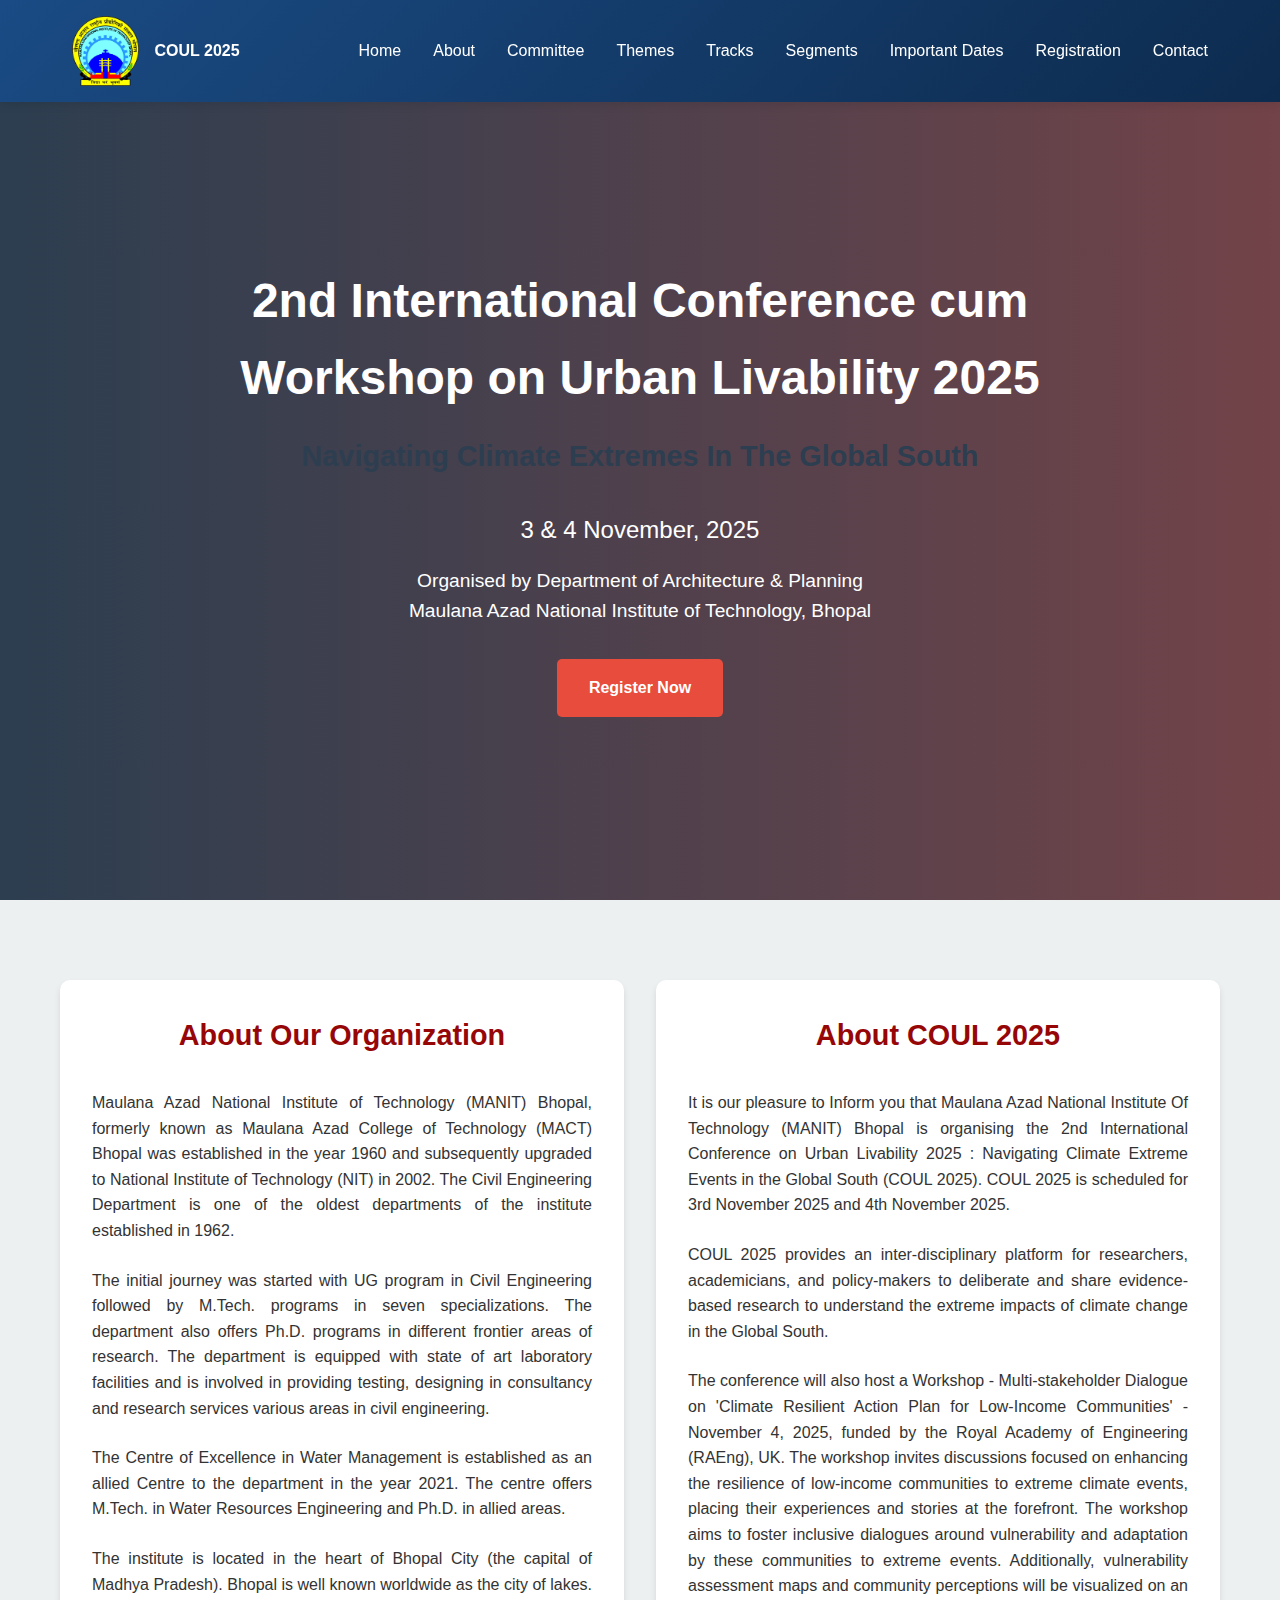
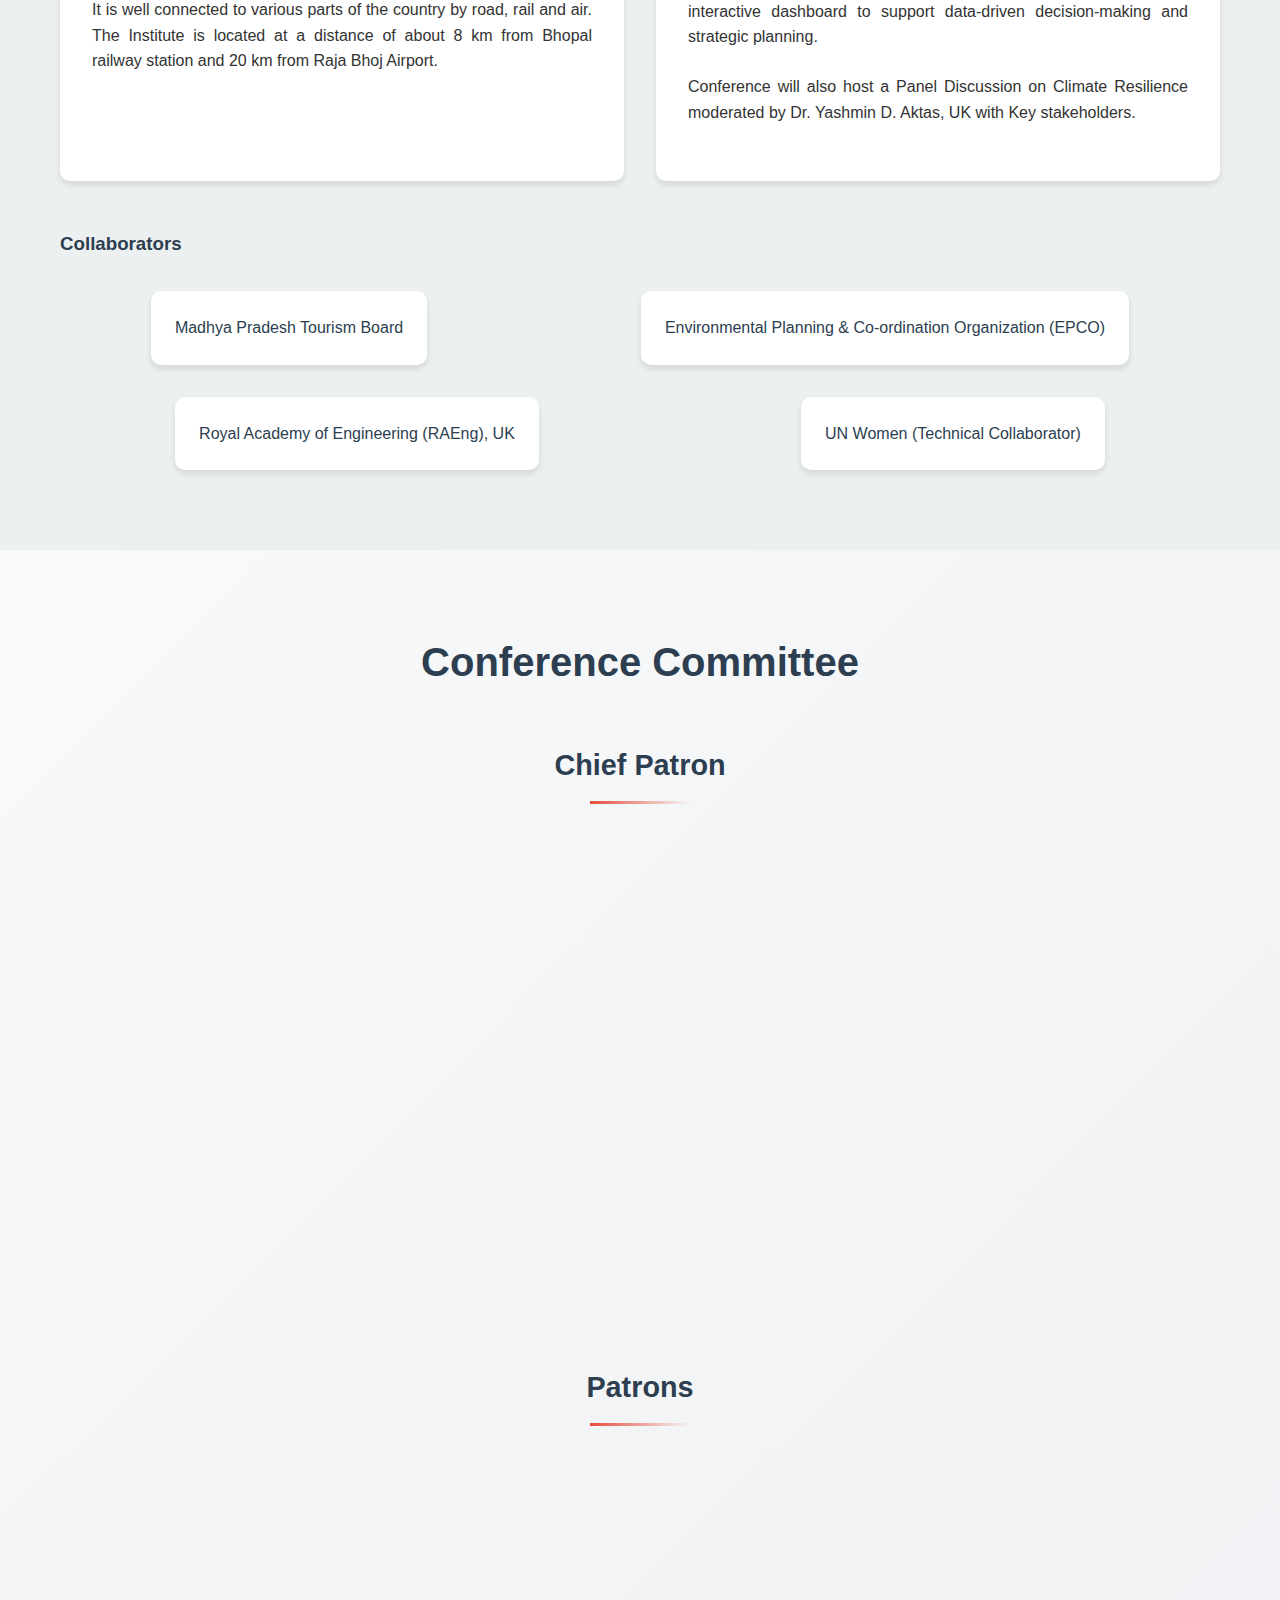
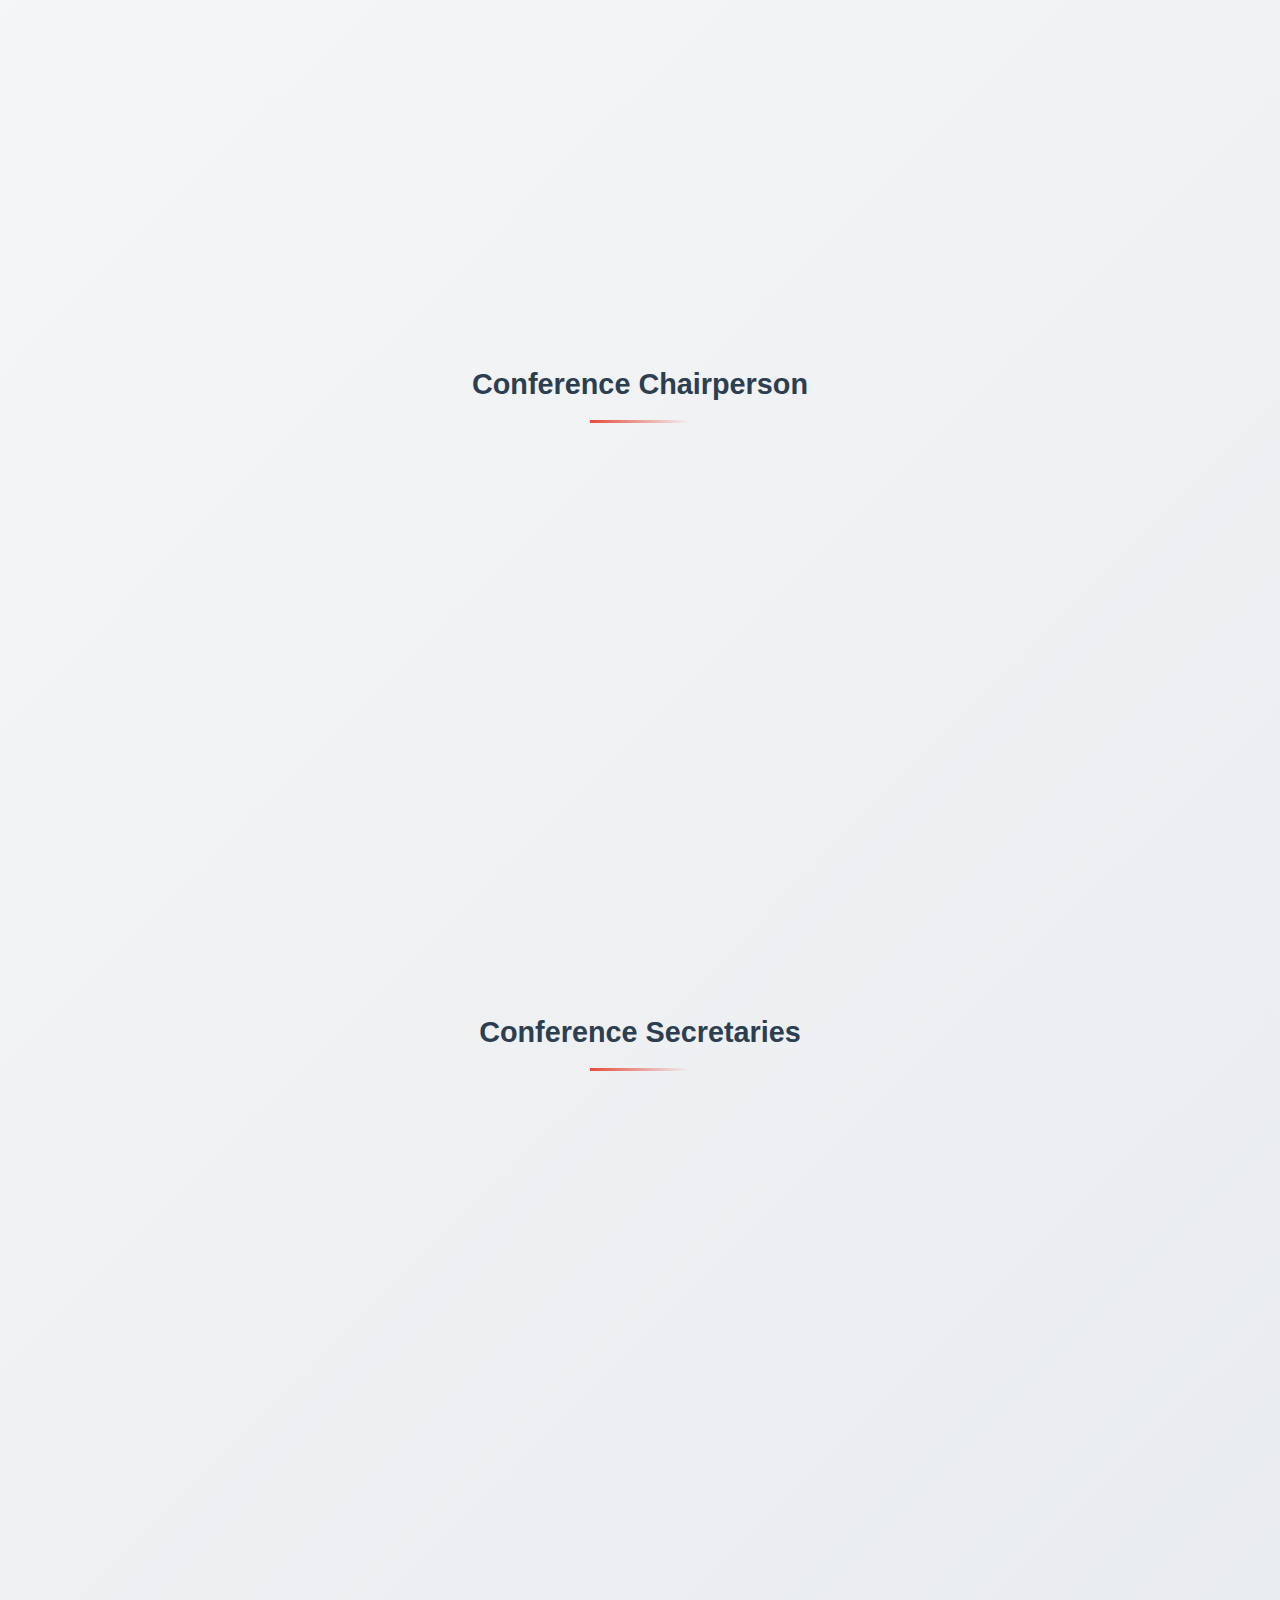
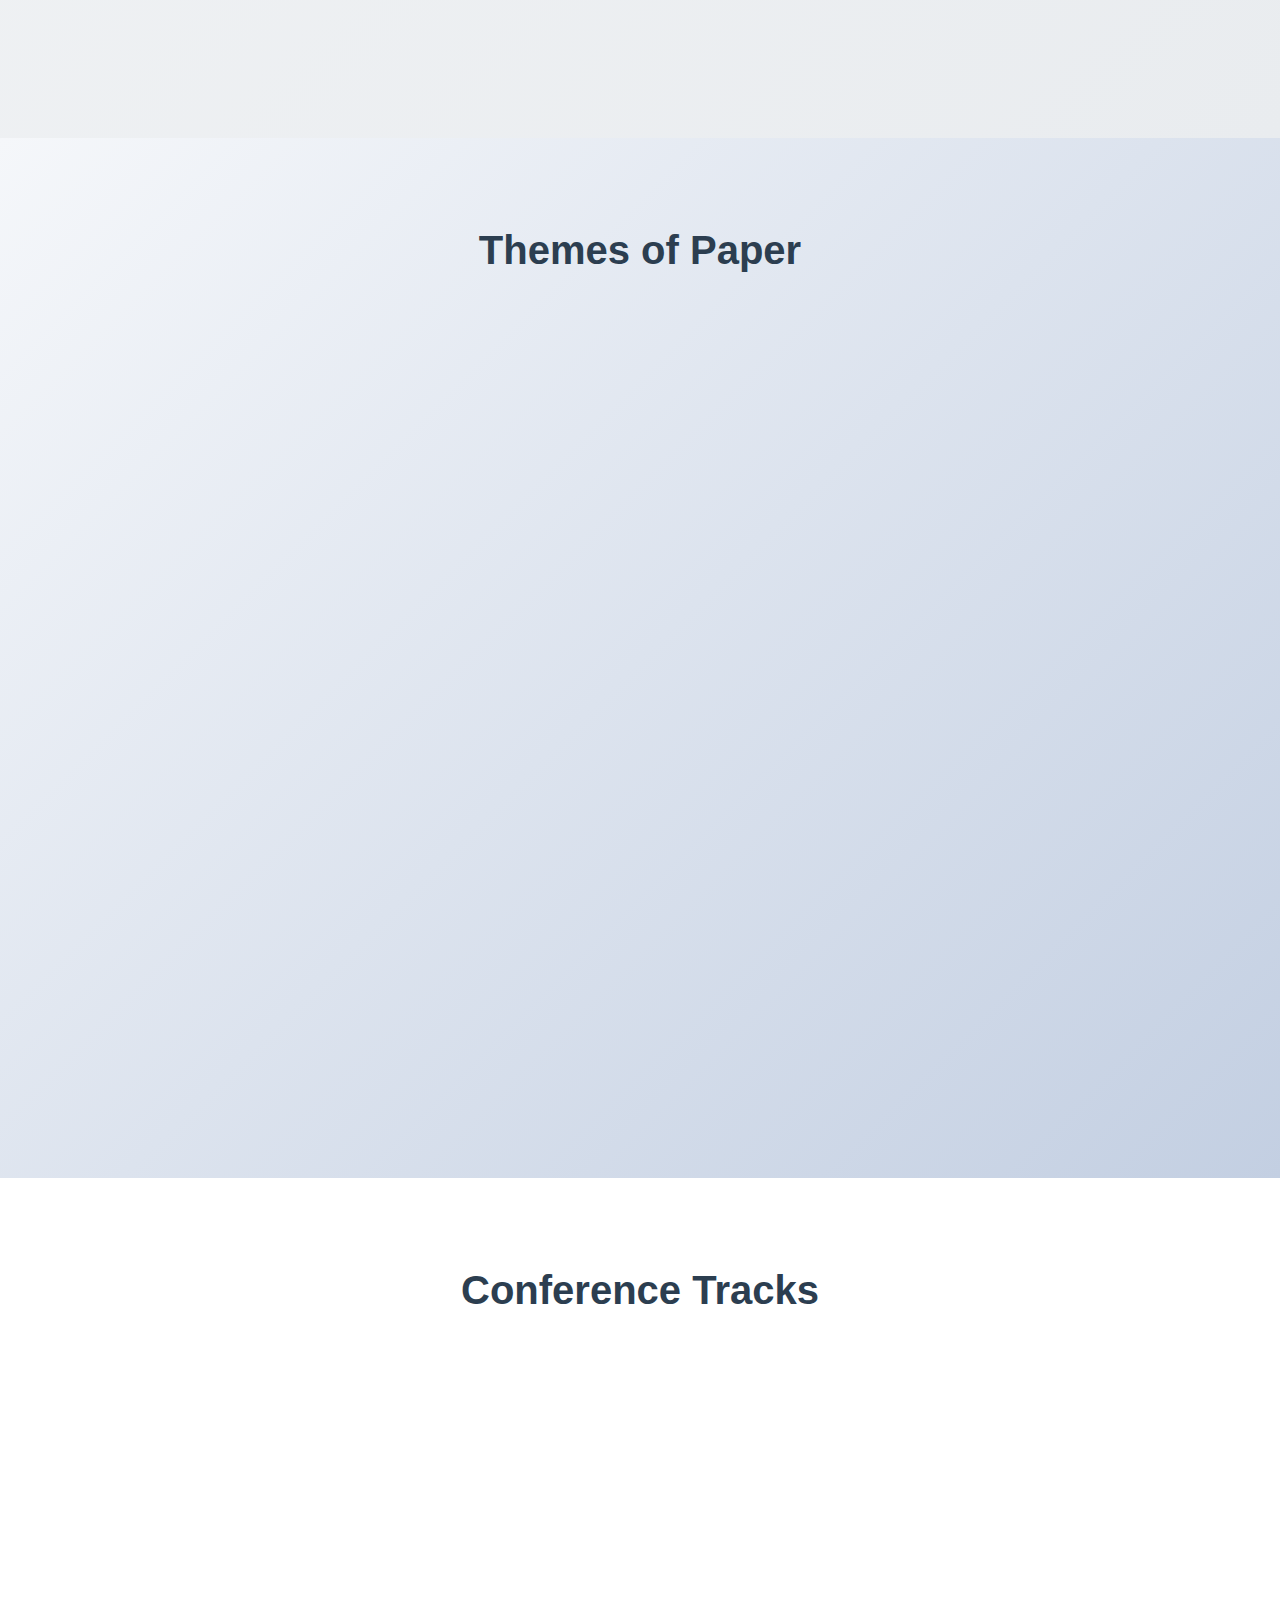
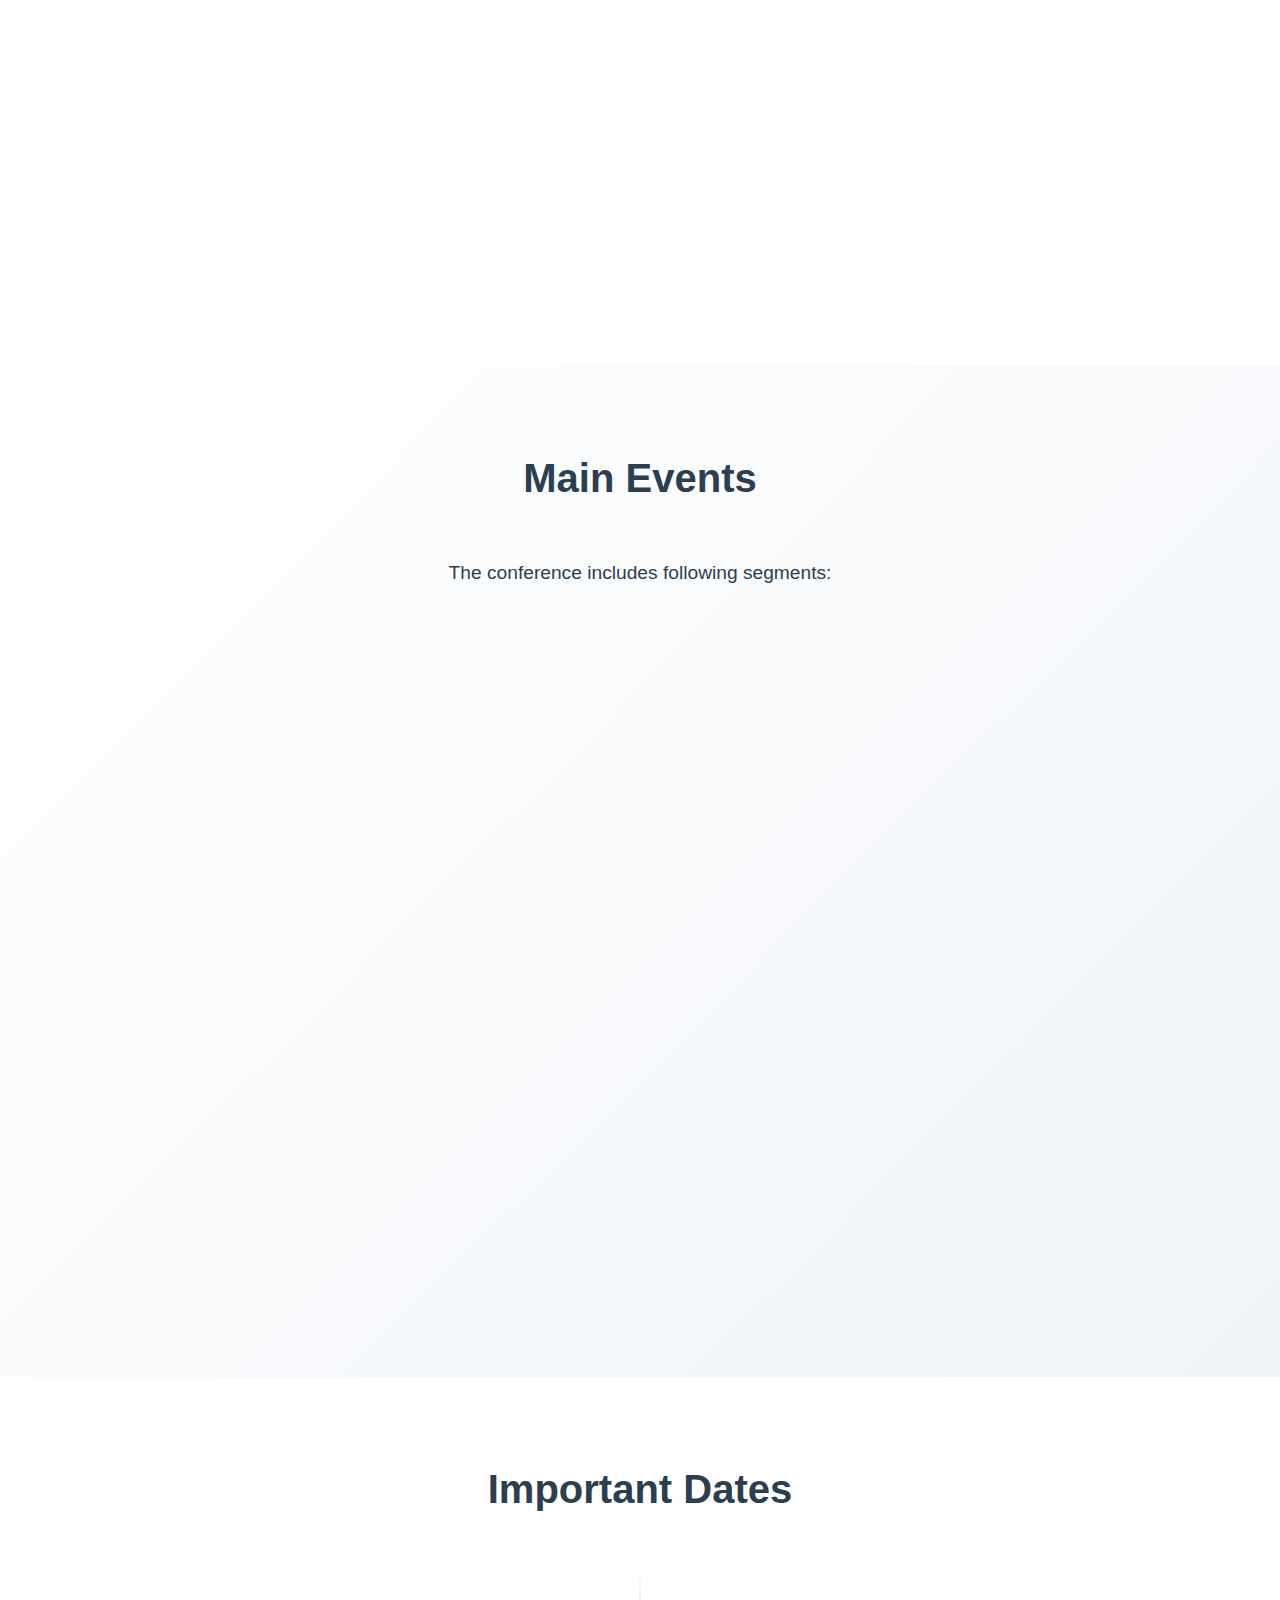
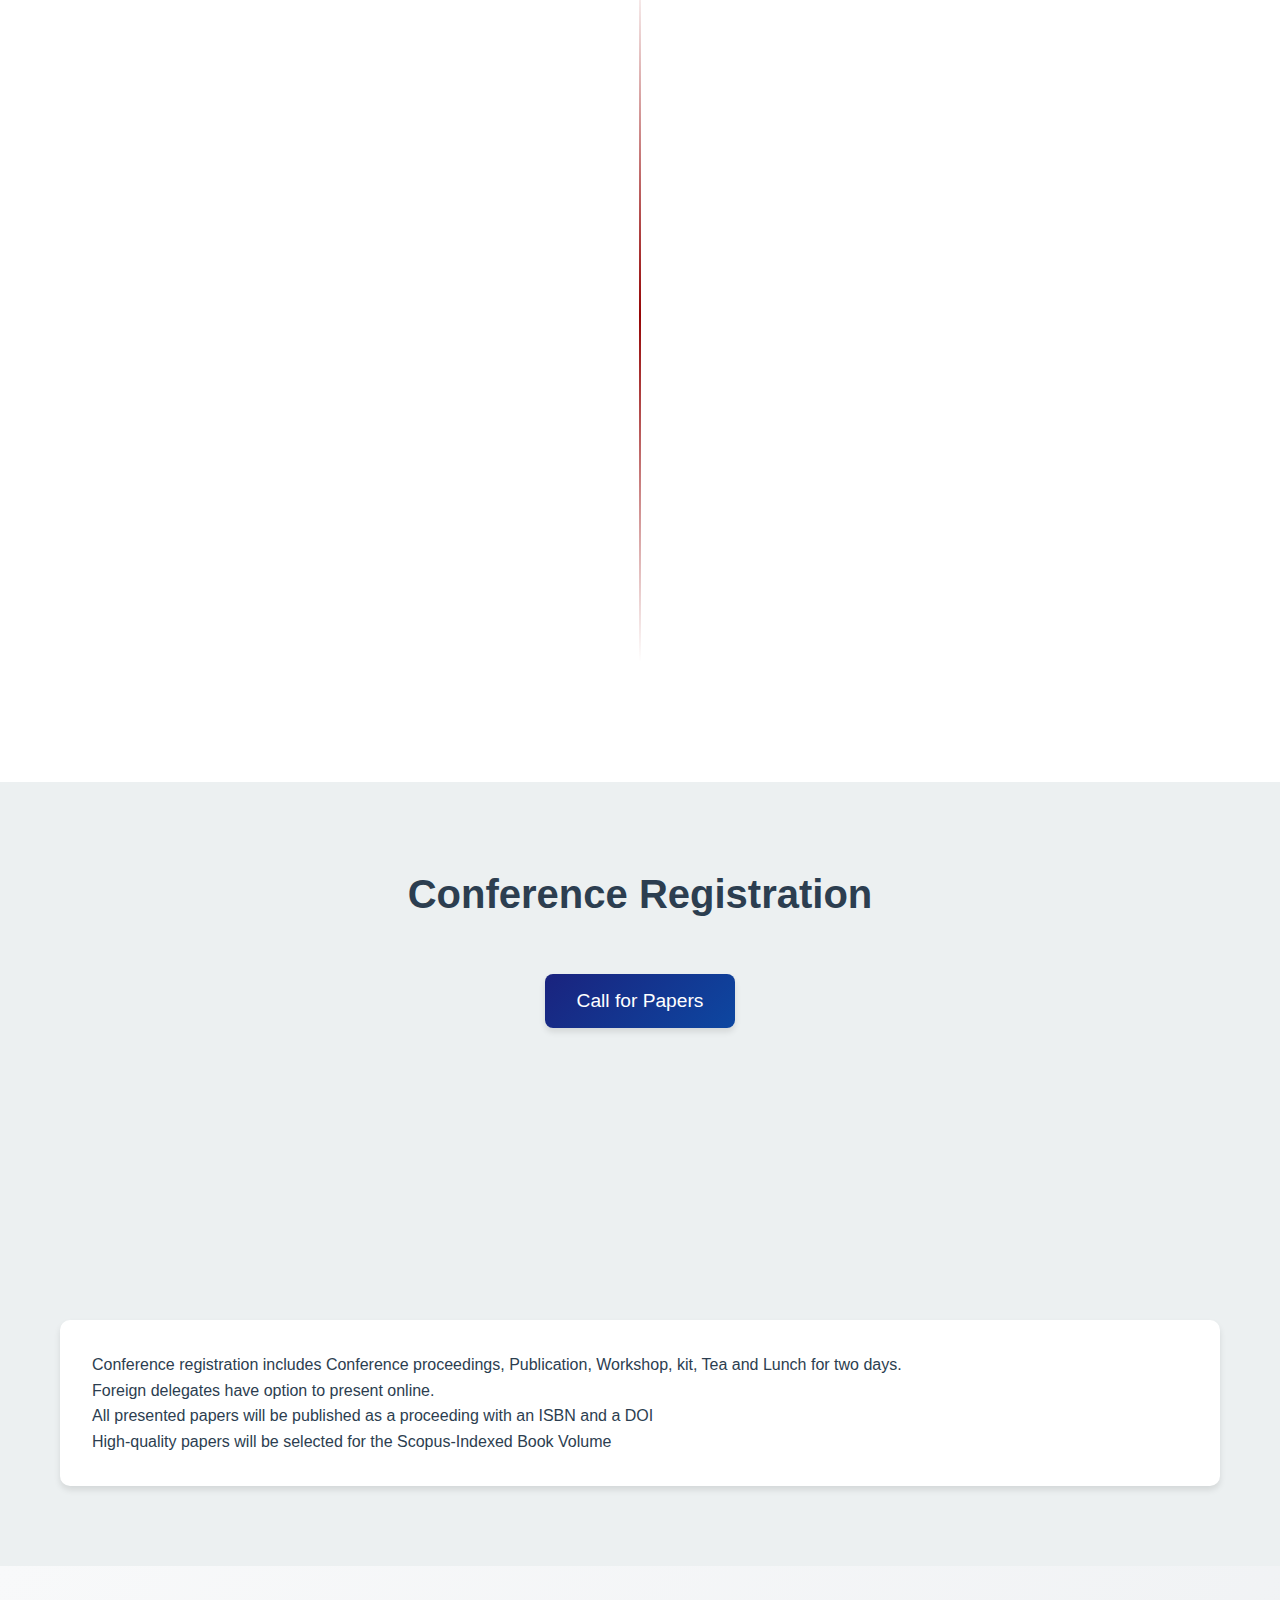
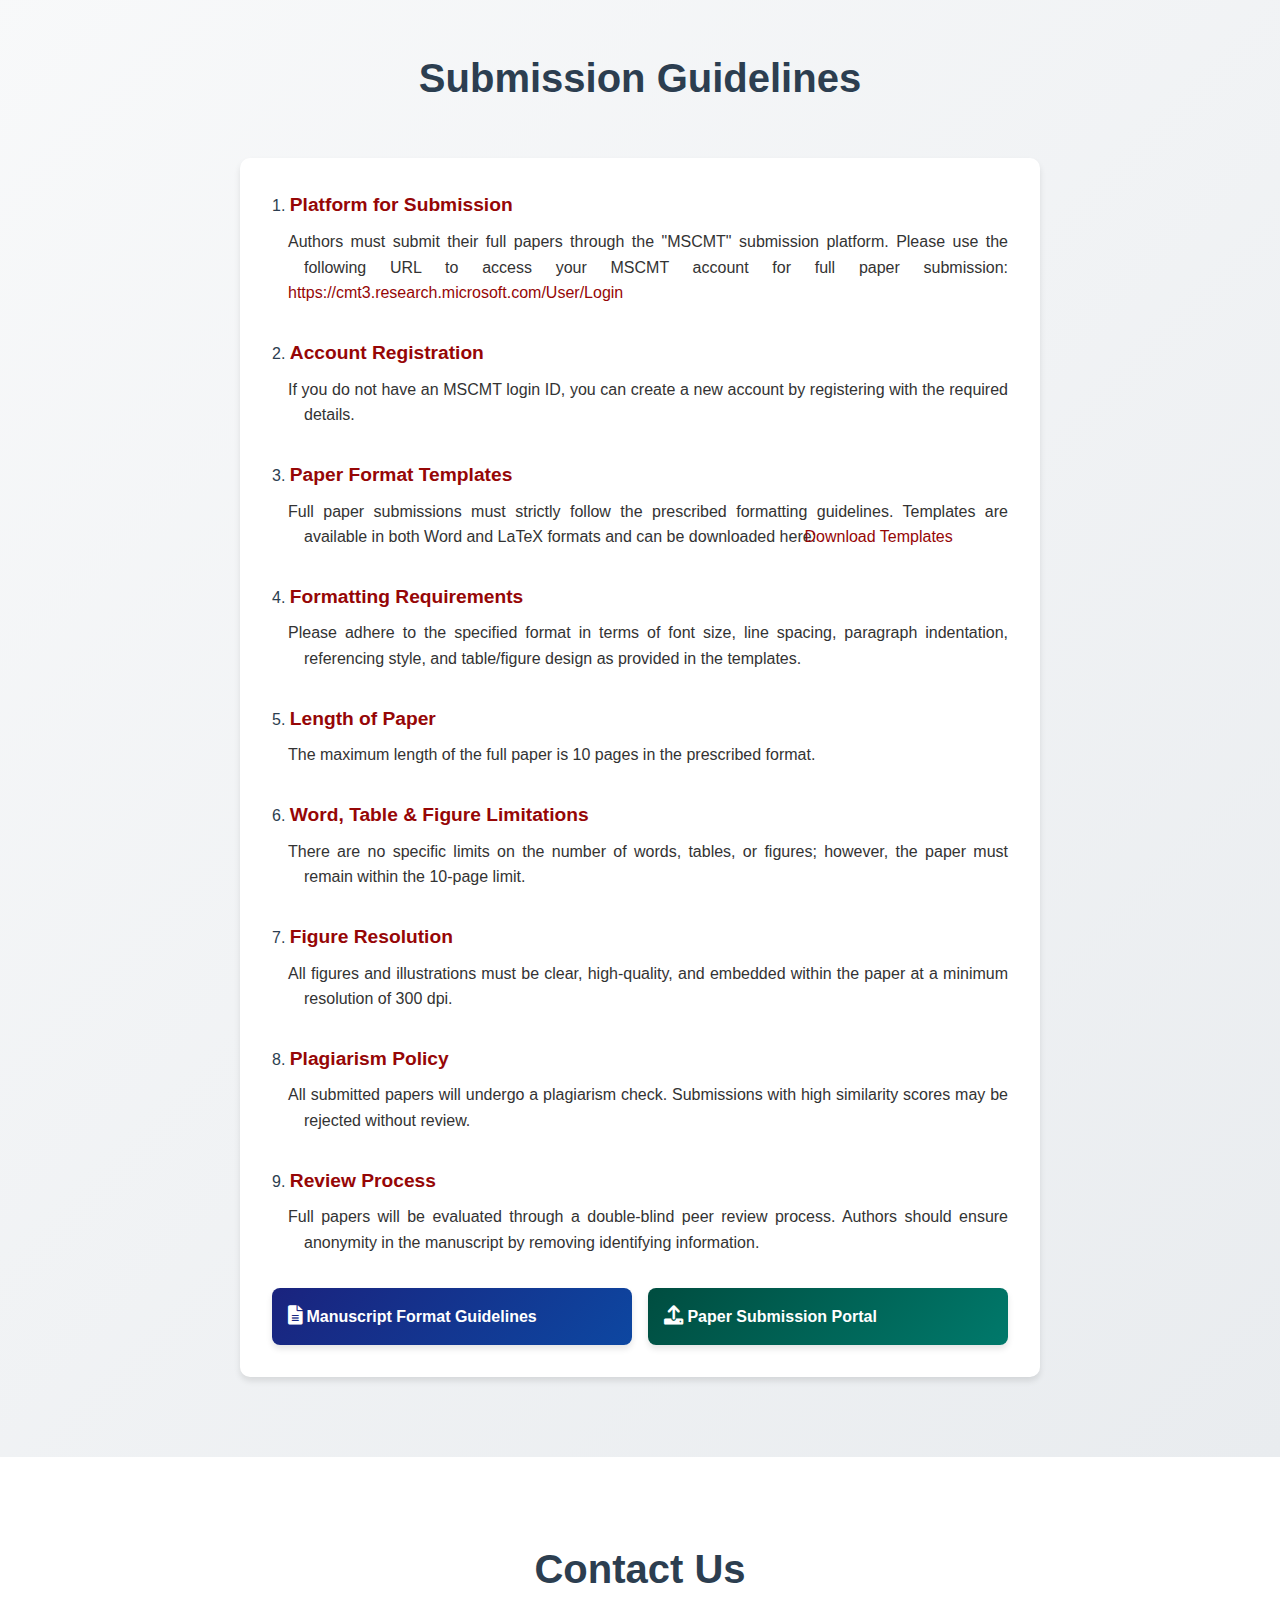
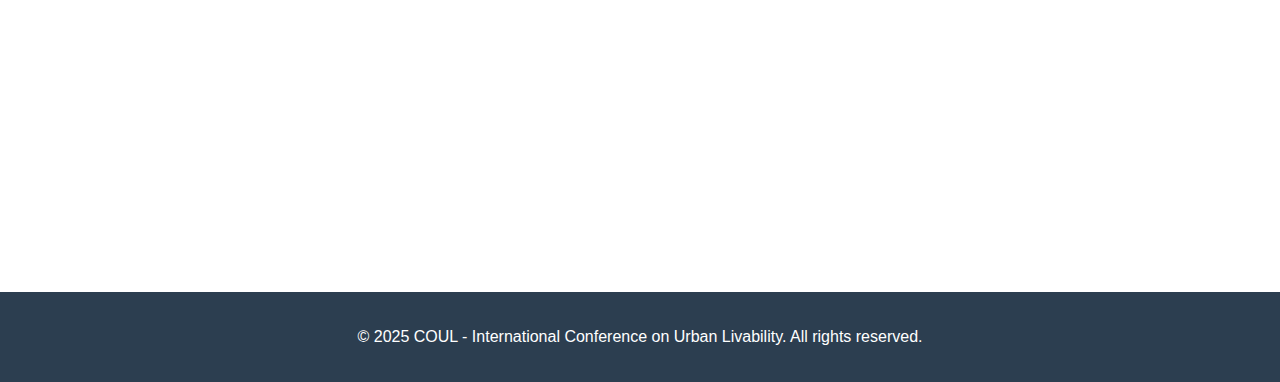
<file: index.html>
<!DOCTYPE html>
<html lang="en">
<head>
    <meta charset="UTF-8">
    <meta name="viewport" content="width=device-width, initial-scale=1.0">
    <title>COUL 2025 - International Conference on Urban Livability</title>
    <link rel="stylesheet" href="styles.css">
    <link rel="stylesheet" href="https://cdnjs.cloudflare.com/ajax/libs/font-awesome/6.0.0/css/all.min.css">
</head>
<body>
    <header>
        <nav>
            <div class="logo-container">
                <img src="MANIT2 (1).png" alt="MANIT Logo" class="manit-logo">
                <div class="logo">COUL 2025</div>
            </div>
            <ul class="nav-links">
                <li><a href="#home">Home</a></li>
                <li><a href="#about">About</a></li>
                <li><a href="#committee">Committee</a></li>
                <li><a href="#themes">Themes</a></li>
                <li><a href="#tracks">Tracks</a></li>
                <li><a href="#segments">Segments</a></li>
                <li><a href="#dates">Important Dates</a></li>
                <li><a href="#registration">Registration</a></li>
                <li><a href="#contact">Contact</a></li>
            </ul>
            <div class="burger">
                <div class="line1"></div>
                <div class="line2"></div>
                <div class="line3"></div>
            </div>
        </nav>
    </header>

    <!-- SVG Filters -->
    <svg class="svg-filters" xmlns="http://www.w3.org/2000/svg" version="1.1">
        <defs>
            <filter id="metallic-effect">
                <feGaussianBlur in="SourceGraphic" stdDeviation="1" result="blur" />
                <feColorMatrix in="blur" type="matrix" values="1 0 0 0 0  0 1 0 0 0  0 0 1 0 0  0 0 0 18 -7" result="metallic" />
                <feBlend in="SourceGraphic" in2="metallic" mode="multiply"/>
            </filter>
            
            <linearGradient id="metallic-gradient" x1="0%" y1="0%" x2="100%" y2="0%">
                <stop offset="0%" style="stop-color:#960606;stop-opacity:1" />
                <stop offset="50%" style="stop-color:#ff1e1e;stop-opacity:1" />
                <stop offset="100%" style="stop-color:#960606;stop-opacity:1" />
            </linearGradient>
        </defs>
    </svg>

    <section id="home" class="hero">
        <div class="metallic-overlay"></div>
        <div class="hero-content">
            <h1 class="metallic-text">2nd International Conference cum Workshop on Urban Livability 2025</h1>
            <h2 class="metallic-text">Navigating Climate Extremes In The Global South</h2>
            <p class="date metallic-text">3 & 4 November, 2025</p>
            <p class="organizer metallic-text">Organised by Department of Architecture & Planning<br>
            Maulana Azad National Institute of Technology, Bhopal</p>
            <a href="#registration" class="cta-button metallic-button">Register Now</a>
        </div>
    </section>

    <section id="about" class="about">
        <div class="container">
            <div class="about-grid">
                <div class="about-column">
                    <h2>About Our Organization</h2>
                    <p>Maulana Azad National Institute of Technology (MANIT) Bhopal, formerly known as Maulana Azad College of Technology (MACT) Bhopal was established in the year 1960 and subsequently upgraded to National Institute of Technology (NIT) in 2002. The Civil Engineering Department is one of the oldest departments of the institute established in 1962.</p>
                    <p>The initial journey was started with UG program in Civil Engineering followed by M.Tech. programs in seven specializations. The department also offers Ph.D. programs in different frontier areas of research. The department is equipped with state of art laboratory facilities and is involved in providing testing, designing in consultancy and research services various areas in civil engineering.</p>
                    <p>The Centre of Excellence in Water Management is established as an allied Centre to the department in the year 2021. The centre offers M.Tech. in Water Resources Engineering and Ph.D. in allied areas.</p>
                    <p>The institute is located in the heart of Bhopal City (the capital of Madhya Pradesh). Bhopal is well known worldwide as the city of lakes. It is well connected to various parts of the country by road, rail and air. The Institute is located at a distance of about 8 km from Bhopal railway station and 20 km from Raja Bhoj Airport.</p>
                </div>
                <div class="about-column">
                    <h2>About COUL 2025</h2>
                    <p>It is our pleasure to Inform you that Maulana Azad National Institute Of Technology (MANIT) Bhopal is organising the 2nd International Conference on Urban Livability 2025 : Navigating Climate Extreme Events in the Global South (COUL 2025). COUL 2025 is scheduled for 3rd November 2025 and 4th November 2025.</p>
                    <p>COUL 2025 provides an inter-disciplinary platform for researchers, academicians, and policy-makers to deliberate and share evidence-based research to understand the extreme impacts of climate change in the Global South.</p>
                    <p>The conference will also host a Workshop - Multi-stakeholder Dialogue on 'Climate Resilient Action Plan for Low-Income Communities' - November 4, 2025, funded by the Royal Academy of Engineering (RAEng), UK. The workshop invites discussions focused on enhancing the resilience of low-income communities to extreme climate events, placing their experiences and stories at the forefront. The workshop aims to foster inclusive dialogues around vulnerability and adaptation by these communities to extreme events. Additionally, vulnerability assessment maps and community perceptions will be visualized on an interactive dashboard to support data-driven decision-making and strategic planning.</p>
                    <p>Conference will also host a Panel Discussion on Climate Resilience moderated by Dr. Yashmin D. Aktas, UK with Key stakeholders.</p>
                </div>
            </div>
            <div class="collaborators">
                <h3>Collaborators</h3>
                <div class="collab-logos">
                    <div class="collab-item">Madhya Pradesh Tourism Board</div>
                    <div class="collab-item">Environmental Planning & Co-ordination Organization (EPCO)</div>
                    <div class="collab-item">Royal Academy of Engineering (RAEng), UK</div>
                    <div class="collab-item">UN Women (Technical Collaborator)</div>
                </div>
            </div>
        </div>
    </section>

    <section id="committee" class="committee">
        <div class="container">
            <h2>Conference Committee</h2>
            
            <div class="committee-group chief-patron">
                <h3 class="committee-title">Chief Patron</h3>
                <div class="committee-card">
                    <div class="profile-img">
                        <img src="Prof. K. K. Shukla_1.jpg" alt="Prof. Karunesh Kumar Shukla">
                    </div>
                    <div class="profile-info">
                        <h4>Prof. Karunesh Kumar Shukla</h4>
                        <p>Director, MANIT Bhopal</p>
                    </div>
                </div>
            </div>

            <div class="committee-group patrons">
                <h3 class="committee-title">Patrons</h3>
                <div class="committee-grid">
                    <div class="committee-card">
                        <div class="profile-img">
                            <img src="dr.sps.rajput.jpg" alt="Prof. S.P.S. Rajput">
                        </div>
                        <div class="profile-info">
                            <h4>Prof. S.P.S. Rajput</h4>
                            <p>Dean ID & IR</p>
                            <p>MANIT Bhopal</p>
                        </div>
                    </div>
                </div>
            </div>

            <div class="committee-group conference-chair">
                <h3 class="committee-title">Conference Chairperson</h3>
                <div class="committee-card">
                    <div class="profile-img">
                        <img src="nakuld.jpg" alt="Dr. Nakul Dhagat">
                    </div>
                    <div class="profile-info">
                        <h4>Dr. Nakul Dhagat</h4>
                        <p>HOD, Department of Architecture & Planning</p>
                        <p>MANIT Bhopal</p>
                    </div>
                </div>
            </div>

            <div class="committee-group secretaries">
                <h3 class="committee-title">Conference Secretaries</h3>
                <div class="committee-grid">
                    <div class="committee-card">
                        <div class="profile-img">
                            <img src="manmohan kapse.png" alt="Prof. Manmohan Kapshe">
                        </div>
                        <div class="profile-info">
                            <h4>Prof. Manmohan Kapshe</h4>
                            <p>Department of Architecture & Planning</p>
                            <p>MANIT Bhopal</p>
                        </div>
                    </div>

                    <div class="committee-card">
                        <div class="profile-img">
                            <img src="Dr Alka Bharat.jpg" alt="Prof. Alka Bharat">
                        </div>
                        <div class="profile-info">
                            <h4>Prof. Alka Bharat</h4>
                            <p>Department of Architecture & Planning</p>
                            <p>MANIT Bhopal</p>
                        </div>
                    </div>

                    <div class="committee-card">
                        <div class="profile-img">
                            <img src="Yogesh Garg.png" alt="Prof. Yogesh K. Garg">
                        </div>
                        <div class="profile-info">
                            <h4>Prof. Yogesh K. Garg</h4>
                            <p>Department of Architecture & Planning</p>
                            <p>MANIT Bhopal</p>
                        </div>
                    </div>

                    <div class="committee-card">
                        <div class="profile-img">
                            <img src="Surabhi Mehrotra1.jpg" alt="Dr. Surabhi Mehrotra">
                        </div>
                        <div class="profile-info">
                            <h4>Dr. Surabhi Mehrotra</h4>
                            <p>Department of Architecture & Planning</p>
                            <p>MANIT Bhopal</p>
                        </div>
                    </div>
                </div>
            </div>
        </div>
    </section>

    <section id="themes" class="themes">
        <div class="container">
            <h2>Themes of Paper</h2>
            <div class="themes-grid">
                <div class="theme-card">
                    <div class="theme-icon">
                        <i class="fas fa-building"></i>
                    </div>
                    <h3>Extreme weather events and Built Environment</h3>
                    <ul>
                        <li>Built forms</li>
                        <li>Urban planning</li>
                        <li>Resilient design</li>
                    </ul>
                </div>

                <div class="theme-card">
                    <div class="theme-icon">
                        <i class="fas fa-users"></i>
                    </div>
                    <h3>Socio-economic Vulnerabilities to Climate Extremes</h3>
                    <ul>
                        <li>Livelihood risk</li>
                        <li>Vulnerabilities</li>
                        <li>Water resources</li>
                    </ul>
                </div>

                <div class="theme-card">
                    <div class="theme-icon">
                        <i class="fas fa-microchip"></i>
                    </div>
                    <h3>Technology/Approaches for Building Urban Resilience</h3>
                    <ul>
                        <li>Digital twin</li>
                        <li>AI tools</li>
                        <li>Remote sensing and GIS</li>
                        <li>Prediction models</li>
                    </ul>
                </div>

                <div class="theme-card">
                    <div class="theme-icon">
                        <i class="fas fa-map-marked-alt"></i>
                    </div>
                    <h3>Disaster risk mapping and Governance</h3>
                    <ul>
                        <li>Climate risk mapping</li>
                        <li>Heat action plan</li>
                        <li>Adaptation plans</li>
                    </ul>
                </div>

                <div class="theme-card">
                    <div class="theme-icon">
                        <i class="fas fa-leaf"></i>
                    </div>
                    <h3>Adaptation and mitigation strategies for Heat Resilience</h3>
                    <ul>
                        <li>Mitigating Carbon emissions</li>
                        <li>Green infrastructure</li>
                        <li>Blue and grey infrastructure</li>
                    </ul>
                </div>

                <div class="theme-card">
                    <div class="theme-icon">
                        <i class="fas fa-file-contract"></i>
                    </div>
                    <h3>Climate change Policies</h3>
                    <ul>
                        <li>Green Financing</li>
                        <li>Governance</li>
                        <li>Action plans</li>
                    </ul>
                </div>
            </div>
        </div>
    </section>

    <section id="tracks" class="tracks">
        <div class="container">
            <h2>Conference Tracks</h2>
            <div class="track-grid">
                <div class="track-card">
                    <h3>A. Extreme weather events and Built Environment</h3>
                    <ul>
                        <li>Built forms, Urban planning, resilient design</li>
                    </ul>
                </div>
                <div class="track-card">
                    <h3>B. Socio-economic Vulnerabilities to Climate Extremes</h3>
                    <ul>
                        <li>Livelihood risk and vulnerabilities</li>
                        <li>Travel Behaviour</li>
                        <li>Socio-Economic impact</li>
                    </ul>
                </div>
                <div class="track-card">
                    <h3>C. Technology Innovations and Approaches for Urban Resilience</h3>
                    <ul>
                        <li>Digital twin</li>
                        <li>AI and ML</li>
                        <li>Remote sensing and GIS</li>
                        <li>Prediction models</li>
                    </ul>
                </div>
                <div class="track-card">
                    <h3>D. Disaster risk mapping and management</h3>
                    <ul>
                        <li>Climate risk mapping</li>
                        <li>Heat action plans</li>
                        <li>Adaptation plans</li>
                        <li>Flood risk assessment</li>
                    </ul>
                </div>
                <div class="track-card">
                    <h3>E. Adaptation and mitigation strategies for Heat Resilience</h3>
                    <ul>
                        <li>Mitigating Carbon emissions</li>
                        <li>Green and blue infrastructure</li>
                    </ul>
                </div>
                <div class="track-card">
                    <h3>F. Climate Change Policies and Governance</h3>
                    <ul>
                        <li>Green Financing</li>
                        <li>Governance</li>
                        <li>Environmental, Social, ESGs</li>
                        <li>NDCs</li>
                    </ul>
                </div>
            </div>
        </div>
    </section>

    <section id="segments" class="segments">
        <div class="container">
            <h2>Main Events</h2>
            <p class="section-intro">The conference includes following segments:</p>
            <div class="segments-grid">
                <div class="segment-card">
                    <div class="segment-number">1</div>
                    <div class="segment-icon">
                        <i class="fas fa-users"></i>
                    </div>
                    <h3>Plenary Sessions</h3>
                    <p>Expert sessions featuring distinguished speakers and industry leaders</p>
                </div>

                <div class="segment-card">
                    <div class="segment-number">2</div>
                    <div class="segment-icon">
                        <i class="fas fa-globe-asia"></i>
                    </div>
                    <h3>International Workshop</h3>
                    <p>Workshop on Climate Change Vulnerability Assessment</p>
                </div>

                <div class="segment-card">
                    <div class="segment-number">3</div>
                    <div class="segment-icon">
                        <i class="fas fa-comments"></i>
                    </div>
                    <h3>Panel Discussions</h3>
                    <p>Extreme Climate Events - Way forward to Mitigation and Adaptation</p>
                </div>

                <div class="segment-card">
                    <div class="segment-number">4</div>
                    <div class="segment-icon">
                        <i class="fas fa-file-alt"></i>
                    </div>
                    <h3>Research Paper Presentations</h3>
                    <p>6 Technical sessions (hybrid mode)</p>
                </div>

                <div class="segment-card">
                    <div class="segment-number">5</div>
                    <div class="segment-icon">
                        <i class="fas fa-chart-bar"></i>
                    </div>
                    <h3>Research Projects and Poster Presentation</h3>
                    <p>Showcase of innovative research projects and poster presentations</p>
                </div>
            </div>
        </div>
    </section>

    <section id="dates" class="dates">
        <div class="container">
            <h2>Important Dates</h2>
            <div class="dates-timeline">
                <div class="timeline-item">
                    <div class="timeline-content left">
                        <div class="timeline-date">15 June, 2025</div>
                        <h3>Full-Length Paper Submission</h3>
                        <p>Submit your research papers for review</p>
                    </div>
                </div>
                <div class="timeline-item">
                    <div class="timeline-content right">
                        <div class="timeline-date">15 August, 2025</div>
                        <h3>Paper Acceptance Notification</h3>
                        <p>Authors will be notified of paper acceptance</p>
                    </div>
                </div>
                <div class="timeline-item">
                    <div class="timeline-content left">
                        <div class="timeline-date">1 September, 2025</div>
                        <h3>Camera-Ready Paper</h3>
                        <p>Submit final version of accepted papers</p>
                    </div>
                </div>
                <div class="timeline-item">
                    <div class="timeline-content right">
                        <div class="timeline-date">3 & 4 November, 2025</div>
                        <h3>Conference Workshop</h3>
                        <p>Join us for the main conference event</p>
                    </div>
                </div>
            </div>
        </div>
    </section>

    <section id="registration" class="registration">
        <div class="container">
            <h2>Conference Registration</h2>
            <div class="cfp-button-container">
                <button class="cfp-button" onclick="openModal()">Call for Papers</button>
            </div>
            <div id="posterModal" class="modal">
                <div class="modal-content">
                    <span class="close-button" onclick="closeModal()">&times;</span>
                    <img src="Call For Papers Poster CoUL2025.jpg" alt="Call for Papers - COUL 2025" class="modal-poster">
                </div>
            </div>
            <div class="registration-grid">
                <div class="registration-card">
                    <h3>Indian Delegates</h3>
                    <ul>
                        <li>Student / Researcher: INR 2000</li>
                        <li>Academician / Industry / Professionals: INR 3000</li>
                        <li>Co-Authors / Workshop Participants: INR 1000</li>
                        <li>Industry Professionals: INR 4000</li>
                    </ul>
                </div>
                <div class="registration-card">
                    <h3>Foreign Delegates</h3>
                    <ul>
                        <li>Foreign Students: USD 50</li>
                        <li>Foreign Delegates: USD 100</li>
                    </ul>
                </div>
            </div>
            <div class="registration-info">
                <p>Conference registration includes Conference proceedings, Publication, Workshop, kit, Tea and Lunch for two days.</p>
                <p>Foreign delegates have option to present online.</p>
                <p>All presented papers will be published as a proceeding with an ISBN and a DOI</p>
                <p>High-quality papers will be selected for the Scopus-Indexed Book Volume</p>
            </div>
        </div>
    </section>

    <section id="submission" class="submission">
        <div class="container">
            <h2>Submission Guidelines</h2>
            <div class="guidelines-content">
                <ol>
                    <li>
                        <h3>Platform for Submission</h3>
                        <p>Authors must submit their full papers through the "MSCMT" submission platform. Please use the following URL to access your MSCMT account for full paper submission: <a href="https://cmt3.research.microsoft.com/User/Login" target="_blank">https://cmt3.research.microsoft.com/User/Login</a></p>
                    </li>
                    <li>
                        <h3>Account Registration</h3>
                        <p>If you do not have an MSCMT login ID, you can create a new account by registering with the required details.</p>
                    </li>
                    <li>
                        <h3>Paper Format Templates</h3>
                        <p>Full paper submissions must strictly follow the prescribed formatting guidelines. Templates are available in both Word and LaTeX formats and can be downloaded here: <a href="https://drive.google.com/drive/folders/17fXY7cVMZ2rdLFmQEISH_3a-Nd-bfvS5" target="_blank">Download Templates</a></p>
                    </li>
                    <li>
                        <h3>Formatting Requirements</h3>
                        <p>Please adhere to the specified format in terms of font size, line spacing, paragraph indentation, referencing style, and table/figure design as provided in the templates.</p>
                    </li>
                    <li>
                        <h3>Length of Paper</h3>
                        <p>The maximum length of the full paper is 10 pages in the prescribed format.</p>
                    </li>
                    <li>
                        <h3>Word, Table & Figure Limitations</h3>
                        <p>There are no specific limits on the number of words, tables, or figures; however, the paper must remain within the 10-page limit.</p>
                    </li>
                    <li>
                        <h3>Figure Resolution</h3>
                        <p>All figures and illustrations must be clear, high-quality, and embedded within the paper at a minimum resolution of 300 dpi.</p>
                    </li>
                    <li>
                        <h3>Plagiarism Policy</h3>
                        <p>All submitted papers will undergo a plagiarism check. Submissions with high similarity scores may be rejected without review.</p>
                    </li>
                    <li>
                        <h3>Review Process</h3>
                        <p>Full papers will be evaluated through a double-blind peer review process. Authors should ensure anonymity in the manuscript by removing identifying information.</p>
                    </li>
                </ol>
                <div class="guidelines-buttons">
                    <a href="guidelines.html" class="guideline-button">
                        <i class="fas fa-file-alt"></i>
                        Manuscript Format Guidelines
                    </a>
                    <a href="https://cmt3.research.microsoft.com/User/Login" target="_blank" class="guideline-button">
                        <i class="fas fa-upload"></i>
                        Paper Submission Portal
                    </a>
                </div>
            </div>
        </div>
    </section>

    <section id="contact" class="contact">
        <div class="container">
            <h2>Contact Us</h2>
            <div class="contact-info">
                <div class="contact-item">
                    <i class="fas fa-globe"></i>
                    <p>Conference Website: <a href="https://conf.manit.ac.in/CoUL2025/" target="_blank">conf.manit.ac.in/CoUL2025/</a></p>
                </div>
                <div class="contact-item">
                    <i class="fas fa-user-graduate"></i>
                    <p>Student Coordinator: +91-98047 27419</p>
                </div>
                <div class="contact-item">
                    <i class="fas fa-envelope"></i>
                    <p>Email: icoce2025@gmail.com</p>
                </div>
                <div class="contact-item">
                    <i class="fas fa-upload"></i>
                    <p>Submission Portal: <a href="https://cmt3.research.microsoft.com/">cmt3.research.microsoft.com/</a></p>
                </div>
            </div>
        </div>
    </section>

    <footer>
        <div class="container">
            <p>&copy; 2025 COUL - International Conference on Urban Livability. All rights reserved.</p>
        </div>
    </footer>

    <div class="scroll-top">
        <i class="fas fa-arrow-up"></i>
    </div>

    <script src="script.js"></script>
</body>
</html>
</file>
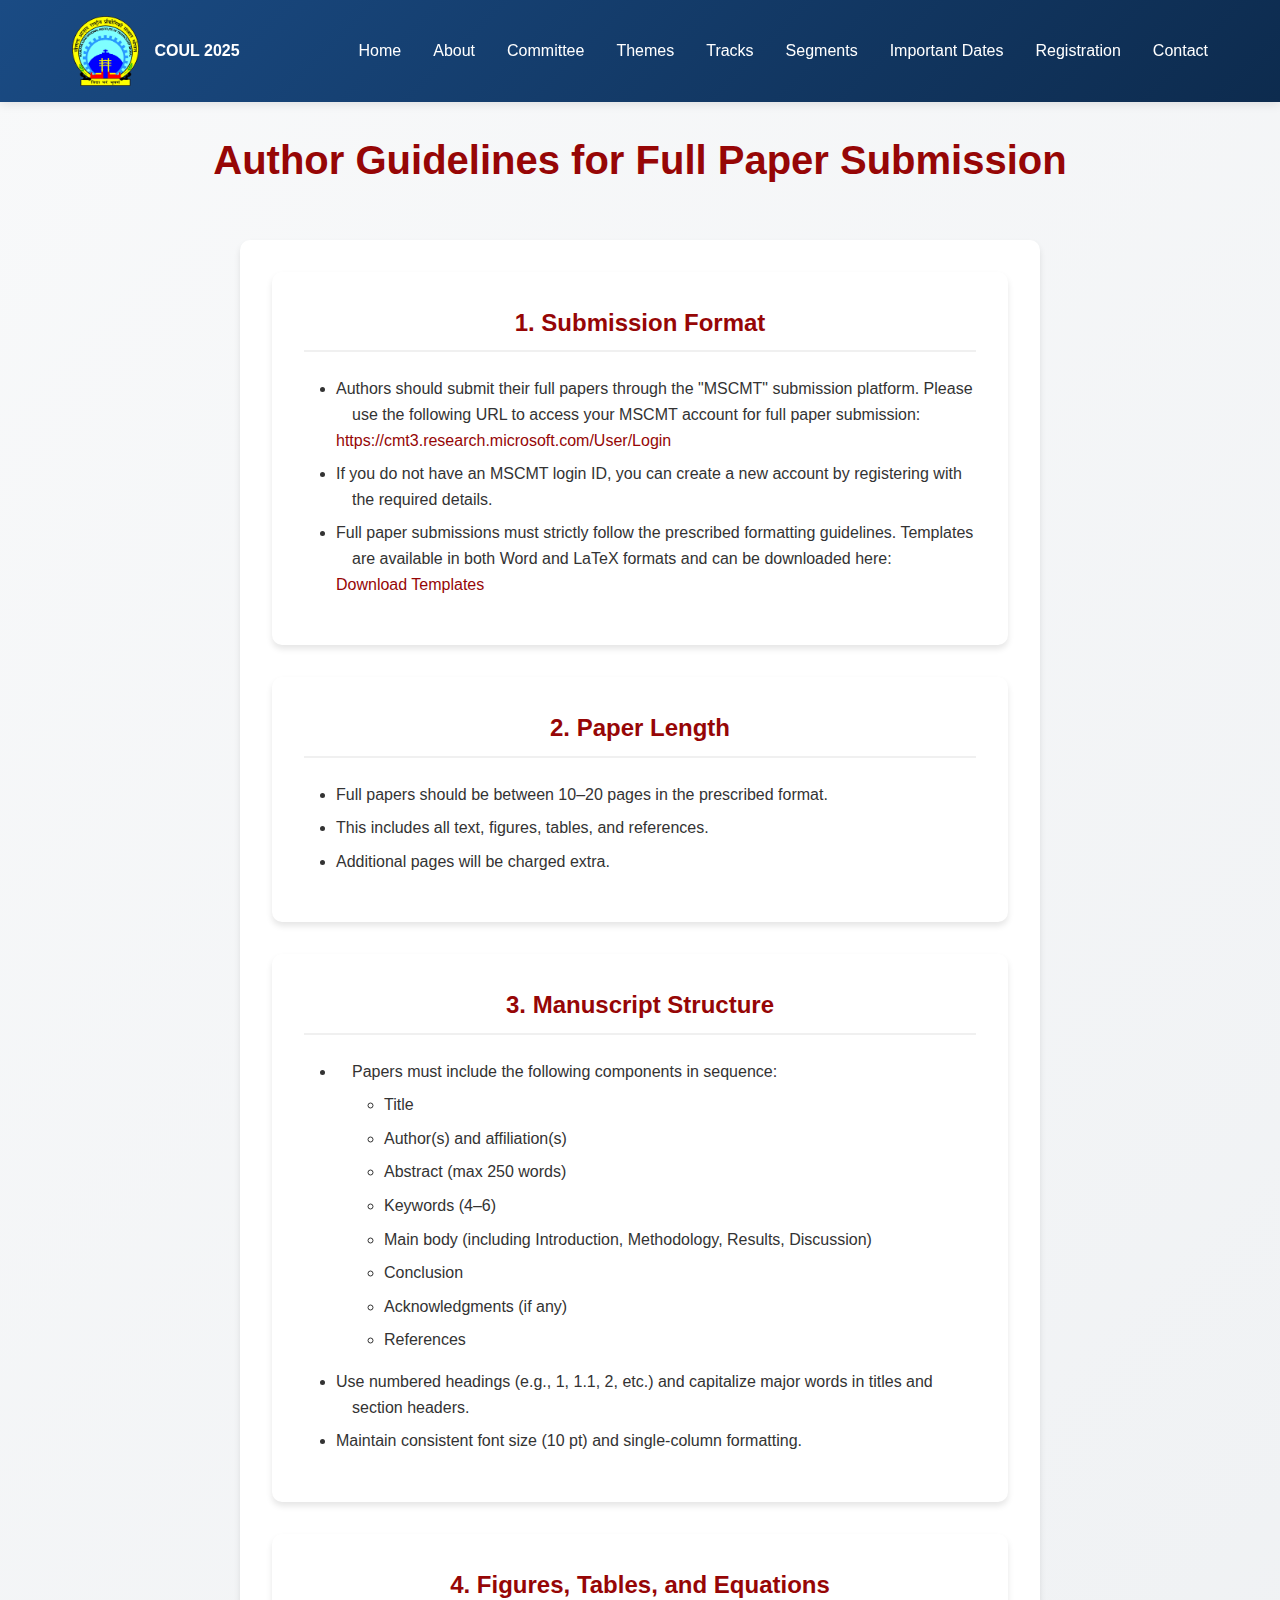
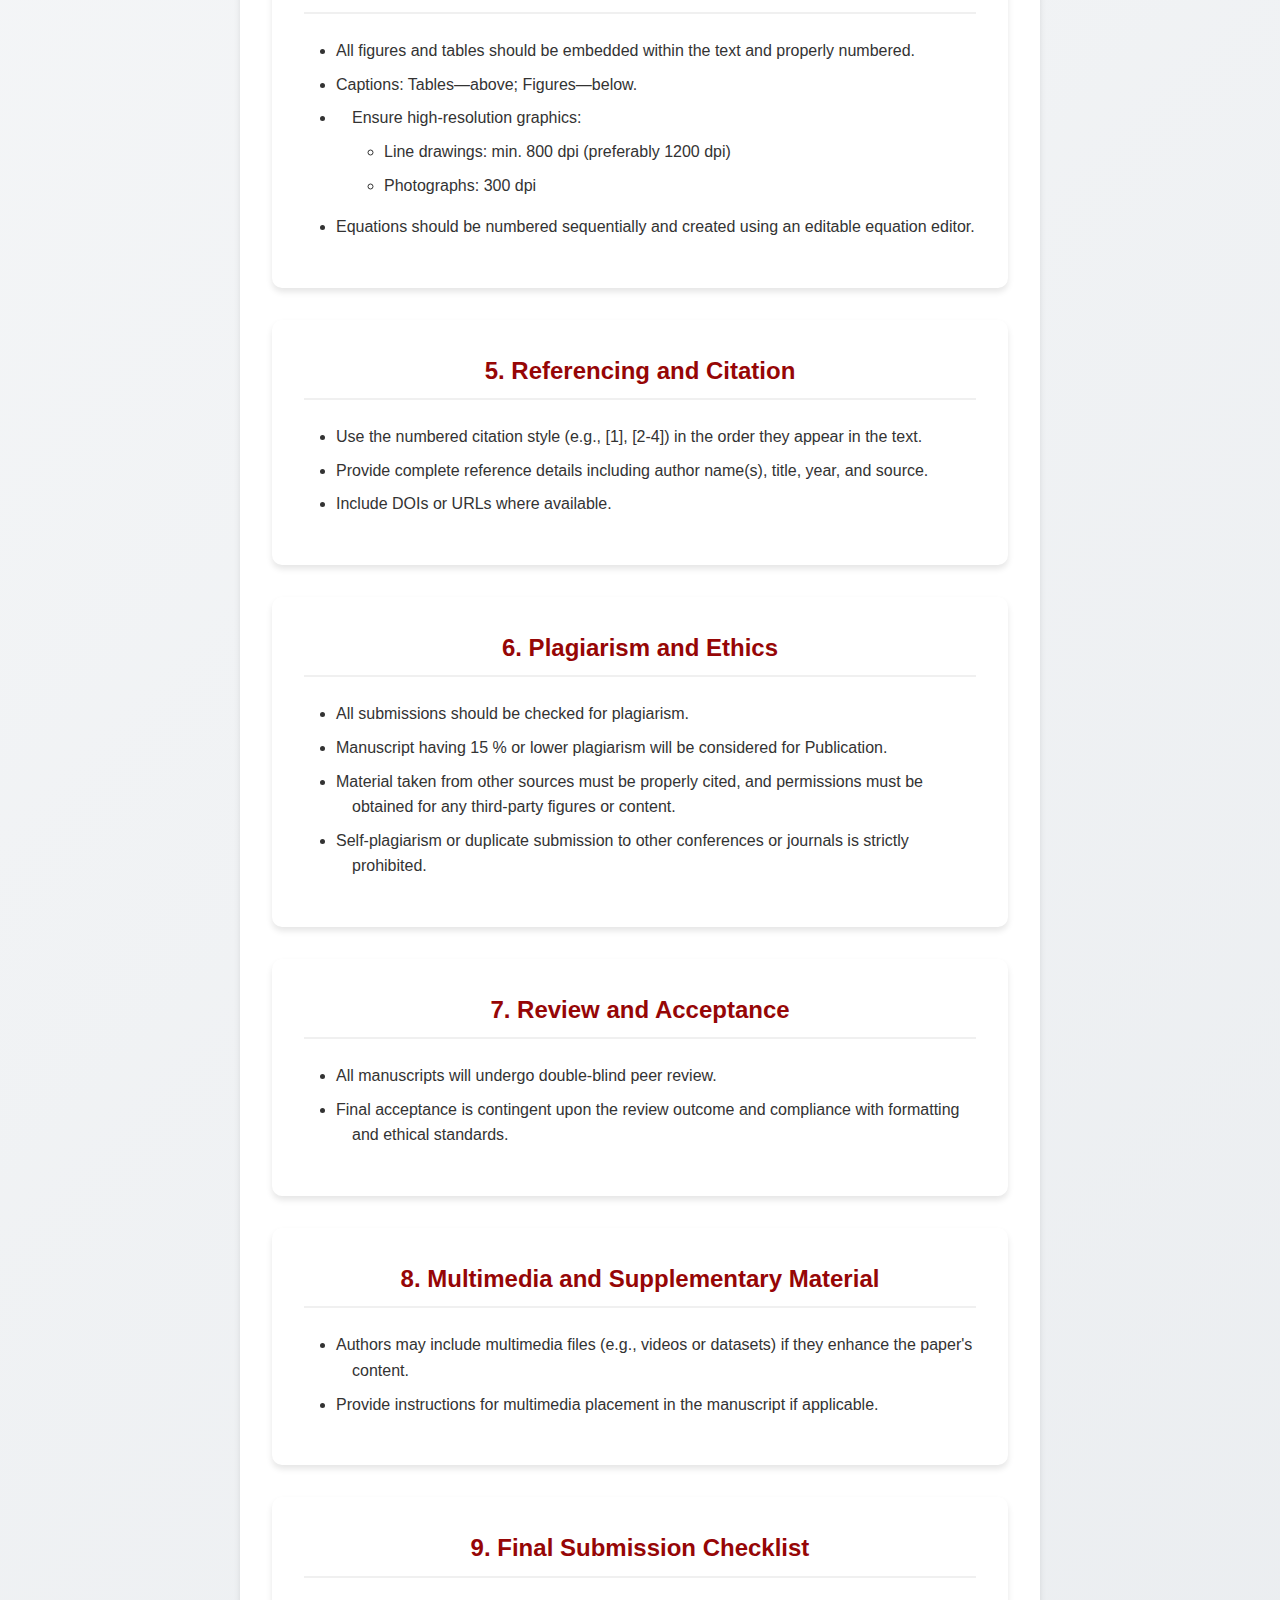
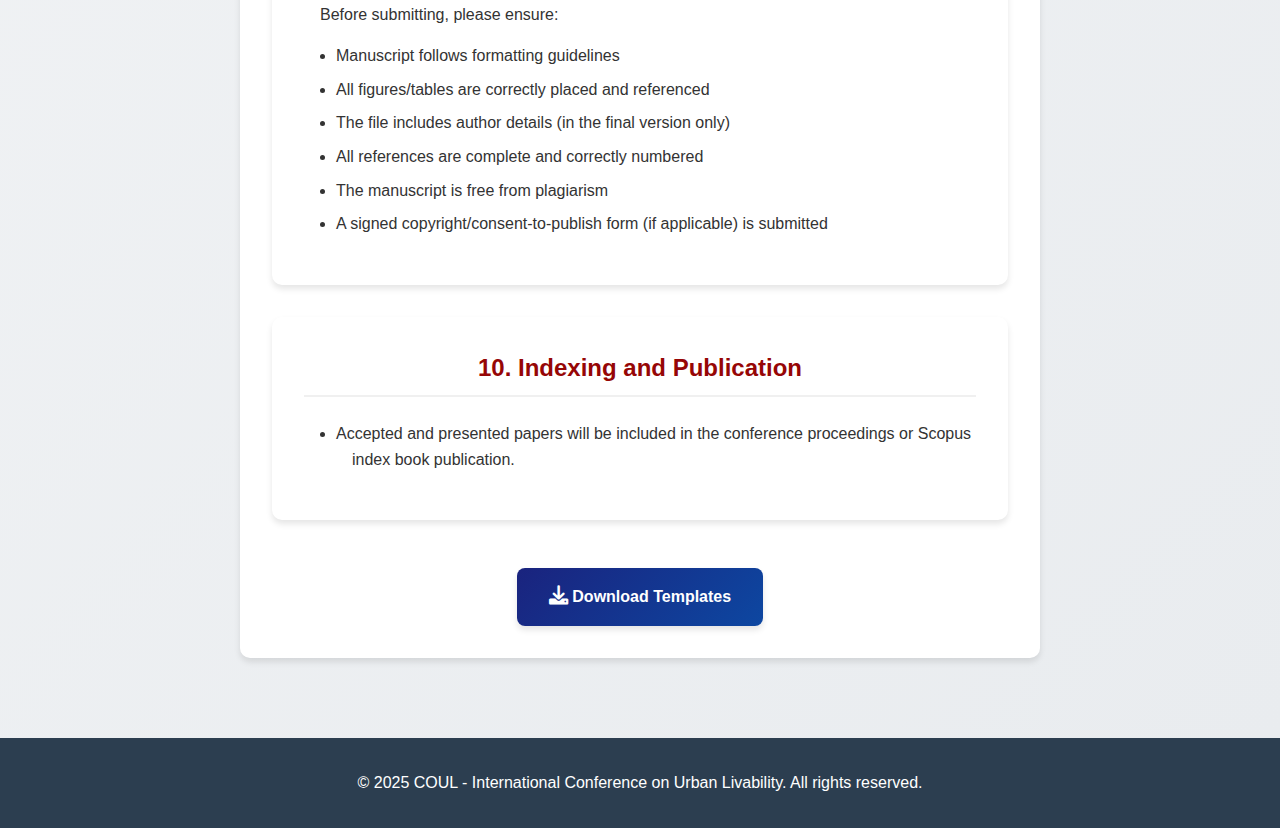
<file: guidelines.html>
<!DOCTYPE html>
<html lang="en">
<head>
    <meta charset="UTF-8">
    <meta name="viewport" content="width=device-width, initial-scale=1.0">
    <title>COUL 2025 - Manuscript Format Guidelines</title>
    <link rel="stylesheet" href="styles.css">
    <link rel="stylesheet" href="https://cdnjs.cloudflare.com/ajax/libs/font-awesome/6.0.0/css/all.min.css">
</head>
<body>
    <header>
        <nav>
            <div class="logo-container">
                <img src="MANIT2 (1).png" alt="MANIT Logo" class="manit-logo">
                <div class="logo">COUL 2025</div>
            </div>
            <ul class="nav-links">
                <li><a href="index.html">Home</a></li>
                <li><a href="index.html#about">About</a></li>
                <li><a href="index.html#committee">Committee</a></li>
                <li><a href="index.html#themes">Themes</a></li>
                <li><a href="index.html#tracks">Tracks</a></li>
                <li><a href="index.html#segments">Segments</a></li>
                <li><a href="index.html#dates">Important Dates</a></li>
                <li><a href="index.html#registration">Registration</a></li>
                <li><a href="index.html#contact">Contact</a></li>
            </ul>
            <div class="burger">
                <div class="line1"></div>
                <div class="line2"></div>
                <div class="line3"></div>
            </div>
        </nav>
    </header>

    <section class="guidelines-page">
        <div class="container">
            <h1>Author Guidelines for Full Paper Submission</h1>
            <div class="guidelines-content">
                <div class="guideline-section">
                    <h2>1. Submission Format</h2>
                    <ul>
                        <li>Authors should submit their full papers through the "MSCMT" submission platform. Please use the following URL to access your MSCMT account for full paper submission: <a href="https://cmt3.research.microsoft.com/User/Login" target="_blank">https://cmt3.research.microsoft.com/User/Login</a></li>
                        <li>If you do not have an MSCMT login ID, you can create a new account by registering with the required details.</li>
                        <li>Full paper submissions must strictly follow the prescribed formatting guidelines. Templates are available in both Word and LaTeX formats and can be downloaded here: <a href="https://drive.google.com/drive/folders/17fXY7cVMZ2rdLFmQEISH_3a-Nd-bfvS5" target="_blank">Download Templates</a></li>
                    </ul>
                </div>

                <div class="guideline-section">
                    <h2>2. Paper Length</h2>
                    <ul>
                        <li>Full papers should be between 10–20 pages in the prescribed format.</li>
                        <li>This includes all text, figures, tables, and references.</li>
                        <li>Additional pages will be charged extra.</li>
                    </ul>
                </div>

                <div class="guideline-section">
                    <h2>3. Manuscript Structure</h2>
                    <ul>
                        <li>Papers must include the following components in sequence:
                            <ul>
                                <li>Title</li>
                                <li>Author(s) and affiliation(s)</li>
                                <li>Abstract (max 250 words)</li>
                                <li>Keywords (4–6)</li>
                                <li>Main body (including Introduction, Methodology, Results, Discussion)</li>
                                <li>Conclusion</li>
                                <li>Acknowledgments (if any)</li>
                                <li>References</li>
                            </ul>
                        </li>
                        <li>Use numbered headings (e.g., 1, 1.1, 2, etc.) and capitalize major words in titles and section headers.</li>
                        <li>Maintain consistent font size (10 pt) and single-column formatting.</li>
                    </ul>
                </div>

                <div class="guideline-section">
                    <h2>4. Figures, Tables, and Equations</h2>
                    <ul>
                        <li>All figures and tables should be embedded within the text and properly numbered.</li>
                        <li>Captions: Tables—above; Figures—below.</li>
                        <li>Ensure high-resolution graphics:
                            <ul>
                                <li>Line drawings: min. 800 dpi (preferably 1200 dpi)</li>
                                <li>Photographs: 300 dpi</li>
                            </ul>
                        </li>
                        <li>Equations should be numbered sequentially and created using an editable equation editor.</li>
                    </ul>
                </div>

                <div class="guideline-section">
                    <h2>5. Referencing and Citation</h2>
                    <ul>
                        <li>Use the numbered citation style (e.g., [1], [2-4]) in the order they appear in the text.</li>
                        <li>Provide complete reference details including author name(s), title, year, and source.</li>
                        <li>Include DOIs or URLs where available.</li>
                    </ul>
                </div>

                <div class="guideline-section">
                    <h2>6. Plagiarism and Ethics</h2>
                    <ul>
                        <li>All submissions should be checked for plagiarism.</li>
                        <li>Manuscript having 15 % or lower plagiarism will be considered for Publication.</li>
                        <li>Material taken from other sources must be properly cited, and permissions must be obtained for any third-party figures or content.</li>
                        <li>Self-plagiarism or duplicate submission to other conferences or journals is strictly prohibited.</li>
                    </ul>
                </div>

                <div class="guideline-section">
                    <h2>7. Review and Acceptance</h2>
                    <ul>
                        <li>All manuscripts will undergo double-blind peer review.</li>
                        <li>Final acceptance is contingent upon the review outcome and compliance with formatting and ethical standards.</li>
                    </ul>
                </div>

                <div class="guideline-section">
                    <h2>8. Multimedia and Supplementary Material</h2>
                    <ul>
                        <li>Authors may include multimedia files (e.g., videos or datasets) if they enhance the paper's content.</li>
                        <li>Provide instructions for multimedia placement in the manuscript if applicable.</li>
                    </ul>
                </div>

                <div class="guideline-section">
                    <h2>9. Final Submission Checklist</h2>
                    <p>Before submitting, please ensure:</p>
                    <ul>
                        <li>Manuscript follows formatting guidelines</li>
                        <li>All figures/tables are correctly placed and referenced</li>
                        <li>The file includes author details (in the final version only)</li>
                        <li>All references are complete and correctly numbered</li>
                        <li>The manuscript is free from plagiarism</li>
                        <li>A signed copyright/consent-to-publish form (if applicable) is submitted</li>
                    </ul>
                </div>

                <div class="guideline-section">
                    <h2>10. Indexing and Publication</h2>
                    <ul>
                        <li>Accepted and presented papers will be included in the conference proceedings or Scopus index book publication.</li>
                    </ul>
                </div>

                <div class="template-download">
                    <a href="#" target="_blank" class="download-button">
                        <i class="fas fa-download"></i>
                        Download Templates
                    </a>
                </div>
            </div>
        </div>
    </section>

    <footer>
        <div class="container">
            <p>&copy; 2025 COUL - International Conference on Urban Livability. All rights reserved.</p>
        </div>
    </footer>

    <div class="scroll-top">
        <i class="fas fa-arrow-up"></i>
    </div>

    <script src="script.js"></script>
</body>
</html>
</file>
<file: styles.css>
/* Global Styles */
:root {
    --primary-color: #2c3e50;
    --secondary-color: #3498db;
    --accent-color: #e74c3c;
    --light-color: #ecf0f1;
    --dark-color: #2c3e50;
    --gradient-start: #3498db;
    --gradient-end: #2c3e50;
}

* {
    margin: 0;
    padding: 0;
    box-sizing: border-box;
}

body {
    font-family: 'Segoe UI', Tahoma, Geneva, Verdana, sans-serif;
    line-height: 1.6;
    color: var(--dark-color);
    overflow-x: hidden;
}

.container {
    max-width: 1200px;
    margin: 0 auto;
    padding: 0 20px;
}

/* Navigation */
header {
    background: linear-gradient(135deg, #1a4b84 0%, #0d2b4e 100%);
    padding: 1rem 0;
    position: fixed;
    width: 100%;
    top: 0;
    z-index: 1000;
    box-shadow: 0 2px 10px rgba(0, 0, 0, 0.1);
    transition: all 0.3s ease;
}

header.scrolled {
    background: linear-gradient(135deg, #1a4b84 0%, #0d2b4e 100%);
    box-shadow: 0 2px 15px rgba(0, 0, 0, 0.2);
}

nav {
    display: flex;
    justify-content: space-between;
    align-items: center;
    max-width: 1200px;
    margin: 0 auto;
    padding: 0 2rem;
}

/* Logo styles */
.logo-container {
    display: flex;
    align-items: center;
    gap: 1rem;
}

.manit-logo {
    height: 70px;
    width: auto;
    object-fit: contain;
    transition: transform 0.3s ease;
}

.manit-logo:hover {
    transform: scale(1.1);
}

.logo {
    font-size: 1rem;
    font-weight: bold;
    color: #ffffff;
    text-decoration: none;
    transition: all 0.3s ease;
}

.logo:hover {
    transform: scale(1.05);
}

.nav-links {
    display: flex;
    list-style: none;
    gap: 2rem;
}

.nav-links a {
    color: white;
    text-decoration: none;
    font-weight: 500;
    position: relative;
    padding: 0.5rem 0;
    transition: color 0.3s ease;
}

.nav-links a::after {
    content: '';
    position: absolute;
    bottom: 0;
    left: 0;
    width: 0;
    height: 2px;
    background: white;
    transition: width 0.3s ease;
}

.nav-links a:hover {
    color: #a8d1ff;
}

.nav-links a:hover::after {
    width: 100%;
}

.burger {
    display: none;
    cursor: pointer;
}

.burger div {
    width: 25px;
    height: 3px;
    background-color: white;
    margin: 5px;
    transition: all 0.3s ease;
}

/* Mobile Navigation */
@media screen and (max-width: 768px) {
    .nav-links {
        position: fixed;
        right: -100%;
        top: 70px;
        height: calc(100vh - 70px);
        background: linear-gradient(135deg, #1a4b84 0%, #0d2b4e 100%);
        display: flex;
        flex-direction: column;
        align-items: center;
        width: 50%;
        transition: right 0.5s ease;
        padding-top: 2rem;
    }

    .nav-links.active {
        right: 0;
    }

    .nav-links li {
        margin: 1.5rem 0;
        opacity: 1;
        text-align: center;
    }

    .nav-links a {
        font-size: 1.2rem;
        padding: 0.5rem 1rem;
        display: block;
    }

    .burger {
        display: block;
    }

    .burger.active .line1 {
        transform: rotate(-45deg) translate(-5px, 6px);
    }

    .burger.active .line2 {
        opacity: 0;
    }

    .burger.active .line3 {
        transform: rotate(45deg) translate(-5px, -6px);
    }

    .logo-container {
        gap: 0.5rem;
    }

    .manit-logo {
        height: 100px;
    }

    .logo {
        font-size: 1.5rem;
    }
}

/* Small Mobile Devices */
@media screen and (max-width: 480px) {
    nav {
        padding: 1rem;
    }

    .manit-logo {
        height: 25px;
    }

    .logo {
        font-size: 1.2rem;
    }

    .nav-links {
        max-width: 100%;
    }

    .nav-links a {
        font-size: 1.1rem;
    }
}

/* SVG Filters */
.svg-filters {
    position: absolute;
    width: 0;
    height: 0;
    pointer-events: none;
    user-select: none;
}

/* Hero Section */
.hero {
    height: 100vh;
    background: linear-gradient(270deg, #2c3e50, #3498db, #e74c3c, #2c3e50);
    background-size: 800% 800%;
    animation: gradientBG 15s ease infinite;
    display: flex;
    align-items: center;
    justify-content: center;
    text-align: center;
    color: white;
    padding: 0 20px;
    padding-top: 80px;
}

.hero-content {
    max-width: 800px;
    animation: fadeIn 1s ease-out;
}

.hero h1 {
    font-size: 3rem;
    margin-bottom: 1rem;
    animation: slideInUp 1s ease-out;
}

.hero h2 {
    font-size: 1.8rem;
    margin-bottom: 2rem;
    animation: slideInUp 1s ease-out 0.3s;
    animation-fill-mode: both;
}

.hero .date {
    font-size: 1.5rem;
    margin-bottom: 1rem;
    animation: slideInUp 1s ease-out 0.6s;
    animation-fill-mode: both;
}

.hero .organizer {
    font-size: 1.2rem;
    margin-bottom: 2rem;
    animation: slideInUp 1s ease-out 0.9s;
    animation-fill-mode: both;
}

.cta-button {
    display: inline-block;
    padding: 1rem 2rem;
    background-color: var(--accent-color);
    color: white;
    text-decoration: none;
    border-radius: 5px;
    font-weight: bold;
    transition: transform 0.3s ease, background-color 0.3s ease;
    animation: pulse 2s infinite;
}

.cta-button:hover {
    animation: shake 0.5s ease-in-out;
    transform: translateY(-3px);
}

@keyframes gradientBG {
    0% {
        background-position: 0% 50%;
    }
    50% {
        background-position: 100% 50%;
    }
    100% {
        background-position: 0% 50%;
    }
}

@keyframes fadeIn {
    from {
        opacity: 0;
    }
    to {
        opacity: 1;
    }
}

@keyframes slideInUp {
    from {
        transform: translateY(50px);
        opacity: 0;
    }
    to {
        transform: translateY(0);
        opacity: 1;
    }
}

@keyframes pulse {
    0% {
        transform: scale(1);
    }
    50% {
        transform: scale(1.05);
    }
    100% {
        transform: scale(1);
    }
}

@keyframes shake {
    0%, 100% {
        transform: translateX(0);
    }
    10%, 30%, 50%, 70%, 90% {
        transform: translateX(-2px);
    }
    20%, 40%, 60%, 80% {
        transform: translateX(2px);
    }
}

@media screen and (max-width: 768px) {
    .hero h1 {
        font-size: 2rem;
    }
    
    .hero h2 {
        font-size: 1.5rem;
    }
    
    .hero .date {
        font-size: 1.2rem;
    }
    
    .hero .organizer {
        font-size: 1rem;
    }
    
    .cta-button {
        padding: 0.8rem 1.5rem;
        font-size: 1rem;
    }
}

/* Sections */
section {
    padding: 5rem 0;
}

section h2 {
    text-align: center;
    margin-bottom: 3rem;
    color: var(--primary-color);
    font-size: 2.5rem;
    animation: slideInLeft 1s ease-out;
    animation-fill-mode: both;
    position: relative;
}

section h2::after {
    content: '';
    position: absolute;
    bottom: -10px;
    left: 0;
    width: 100%;
    height: 3px;
    background: linear-gradient(90deg, var(--accent-color), transparent);
    transform: scaleX(0);
    transform-origin: left;
    transition: transform 0.3s ease;
}

section h2:hover::after {
    transform: scaleX(1);
}

/* Themes Section */
.themes {
    background: linear-gradient(135deg, #f5f7fa 0%, #c3cfe2 100%);
    padding: 5rem 0;
}

.themes-grid {
    display: grid;
    grid-template-columns: repeat(auto-fit, minmax(300px, 1fr));
    gap: 2rem;
    margin-top: 2rem;
}

.theme-card {
    background: rgba(255, 255, 255, 0.9);
    border-radius: 15px;
    padding: 2rem;
    box-shadow: 0 10px 20px rgba(0, 0, 0, 0.1);
    transition: all 0.3s ease;
    position: relative;
    overflow: hidden;
    animation: fadeInUp 0.5s ease-out forwards;
    opacity: 0;
}

.theme-card:hover {
    transform: translateY(-10px);
    box-shadow: 0 15px 30px rgba(0, 0, 0, 0.2);
}

.theme-icon {
    background: linear-gradient(135deg, var(--secondary-color), var(--accent-color));
    width: 60px;
    height: 60px;
    border-radius: 50%;
    display: flex;
    align-items: center;
    justify-content: center;
    margin-bottom: 1.5rem;
    transition: all 0.3s ease;
}

.theme-icon i {
    font-size: 1.8rem;
    color: white;
}

.theme-card:hover .theme-icon {
    transform: scale(1.1) rotate(360deg);
}

.theme-card h3 {
    color: var(--primary-color);
    font-size: 1.3rem;
    margin-bottom: 1rem;
    line-height: 1.4;
}

.theme-card ul {
    list-style: none;
    padding: 0;
}

.theme-card li {
    padding: 0.5rem 0;
    color: #666;
    position: relative;
    padding-left: 1.5rem;
    transition: all 0.3s ease;
}

.theme-card li:before {
    content: "•";
    color: var(--accent-color);
    position: absolute;
    left: 0;
    transition: all 0.3s ease;
}

.theme-card li:hover {
    color: var(--accent-color);
    transform: translateX(5px);
}

.theme-card li:hover:before {
    transform: scale(1.5);
}

@keyframes fadeInUp {
    from {
        opacity: 0;
        transform: translateY(20px);
    }
    to {
        opacity: 1;
        transform: translateY(0);
    }
}

/* Add animation delays for theme cards */
.theme-card:nth-child(1) { animation-delay: 0.1s; }
.theme-card:nth-child(2) { animation-delay: 0.2s; }
.theme-card:nth-child(3) { animation-delay: 0.3s; }
.theme-card:nth-child(4) { animation-delay: 0.4s; }
.theme-card:nth-child(5) { animation-delay: 0.5s; }
.theme-card:nth-child(6) { animation-delay: 0.6s; }

@media screen and (max-width: 768px) {
    .themes-grid {
        grid-template-columns: repeat(auto-fit, minmax(250px, 1fr));
        gap: 1.5rem;
    }

    .theme-card {
        padding: 1.5rem;
    }

    .theme-card h3 {
        font-size: 1.2rem;
    }
}

/* About Section */
.about {
    background-color: var(--light-color);
}

.about-grid {
    display: grid;
    grid-template-columns: 1fr 1fr;
    gap: 2rem;
    margin-bottom: 3rem;
}

.about-column {
    background: white;
    padding: 2rem;
    border-radius: 10px;
    box-shadow: 0 4px 6px rgba(0, 0, 0, 0.1);
    transition: transform 0.3s ease;
}

.about-column:hover {
    transform: translateY(-5px);
    box-shadow: 0 6px 12px rgba(0, 0, 0, 0.15);
}

.about-column h2 {
    color: #960606;
    margin-bottom: 1.5rem;
    font-size: 1.8rem;
    position: relative;
    padding-bottom: 0.5rem;
}

.about-column h2::after {
    content: '';
    position: absolute;
    bottom: 0;
    left: 0;
    width: 50px;
    height: 3px;
    background: linear-gradient(to right, #960606, #ff1e1e);
}

.about-column p {
    text-align: justify;
    line-height: 1.6;
    margin-bottom: 1.5rem;
    color: #333;
}

@media (max-width: 768px) {
    .about-grid {
        grid-template-columns: 1fr;
        gap: 1.5rem;
    }
    
    .about-column {
        padding: 1.5rem;
    }
    
    .about-column h2 {
        font-size: 1.5rem;
    }
    
    .about-column p {
        line-height: 1.5;
        margin-bottom: 1.2rem;
    }
}

.collaborators {
    margin-top: 3rem;
}

.collab-logos {
    display: flex;
    justify-content: space-around;
    flex-wrap: wrap;
    gap: 2rem;
    margin-top: 2rem;
}

.collab-item {
    background-color: white;
    padding: 1.5rem;
    border-radius: 10px;
    box-shadow: 0 4px 6px rgba(0, 0, 0, 0.1);
    transition: transform 0.3s ease;
    animation: slideInUp 0.5s ease-out;
    animation-fill-mode: both;
}

.collab-item:hover {
    transform: translateY(-5px) rotate(2deg);
    box-shadow: 0 15px 30px rgba(0, 0, 0, 0.1);
}

.about p {
    text-align: justify;
    line-height: 1.6;
    margin-bottom: 1.5rem;
    color: #333;
}

@media (max-width: 768px) {
    .about p {
        text-align: justify;
        line-height: 1.5;
        margin-bottom: 1.2rem;
    }
}

/* Committee Section */
.committee {
    background: linear-gradient(135deg, #f8f9fa 0%, #e9ecef 100%);
    padding: 5rem 0;
}

.committee-group {
    margin-bottom: 4rem;
}

.committee-title {
    text-align: center;
    color: var(--primary-color);
    font-size: 1.8rem;
    margin-bottom: 2rem;
    position: relative;
    padding-bottom: 1rem;
}

.committee-title::after {
    content: '';
    position: absolute;
    bottom: 0;
    left: 50%;
    transform: translateX(-50%);
    width: 100px;
    height: 3px;
    background: linear-gradient(90deg, var(--accent-color), transparent);
}

.committee-grid {
    display: grid;
    grid-template-columns: repeat(auto-fit, minmax(250px, 1fr));
    gap: 2rem;
    justify-items: center;
}

.committee-card {
    background: white;
    border-radius: 15px;
    overflow: hidden;
    box-shadow: 0 10px 20px rgba(0, 0, 0, 0.1);
    transition: all 0.3s ease;
    max-width: 300px;
    width: 100%;
    animation: fadeInUp 0.5s ease-out forwards;
    opacity: 0;
    display: flex;
    flex-direction: column;
}

.committee-card:hover {
    transform: translateY(-10px);
    box-shadow: 0 15px 30px rgba(0, 0, 0, 0.2);
}

.profile-img {
    width: 100%;
    height: 300px;
    position: relative;
    overflow: hidden;
    display: flex;
    align-items: center;
    justify-content: center;
    background: #f8f9fa;
}

/* Special handling for problematic images */
.profile-img img[src="dr.sps.rajput.jpg"],
.profile-img img[src="nakuld.jpg"],
.profile-img img[src="Yogesh Garg.png"] {
    width: 100%;
    height: auto;
    max-height: 100%;
    object-fit: contain;
    object-position: center;
    padding: 10px;
}

/* General image styling */
.profile-img img {
    width: 100%;
    height: 100%;
    object-fit: cover;
    object-position: center;
    transition: transform 0.3s ease;
}

.profile-img::before {
    content: '';
    position: absolute;
    top: 0;
    left: 0;
    width: 100%;
    height: 100%;
    background: linear-gradient(to bottom, transparent 0%, rgba(0, 0, 0, 0.7) 100%);
    opacity: 0;
    transition: opacity 0.3s ease;
    z-index: 1;
}

.committee-card:hover .profile-img::before {
    opacity: 1;
}

.committee-card:hover .profile-img img {
    transform: scale(1.1);
}

.profile-info {
    padding: 1.5rem;
    text-align: center;
    background: white;
    flex-grow: 1;
    display: flex;
    flex-direction: column;
    justify-content: center;
}

.profile-info h4 {
    color: var(--primary-color);
    font-size: 1.2rem;
    margin-bottom: 0.5rem;
    transition: color 0.3s ease;
}

.profile-info p {
    color: #666;
    font-size: 0.9rem;
    line-height: 1.4;
    margin: 0.2rem 0;
}

.committee-card:hover .profile-info h4 {
    color: var(--accent-color);
}

/* Special styling for chief patron and conference chair */
.chief-patron .committee-card,
.conference-chair .committee-card {
    max-width: 350px;
    margin: 0 auto;
}

.chief-patron .profile-img,
.conference-chair .profile-img {
    height: 350px;
}

/* Animation delays for committee cards */
.chief-patron .committee-card { animation-delay: 0.1s; }
.patrons .committee-card { animation-delay: 0.2s; }
.conference-chair .committee-card { animation-delay: 0.3s; }
.secretaries .committee-card:nth-child(1) { animation-delay: 0.4s; }
.secretaries .committee-card:nth-child(2) { animation-delay: 0.5s; }
.secretaries .committee-card:nth-child(3) { animation-delay: 0.6s; }
.secretaries .committee-card:nth-child(4) { animation-delay: 0.7s; }

@media screen and (max-width: 768px) {
    .committee-grid {
        grid-template-columns: repeat(auto-fit, minmax(200px, 1fr));
        gap: 1.5rem;
    }

    .profile-img {
        height: 250px;
    }

    .chief-patron .profile-img,
    .conference-chair .profile-img {
        height: 300px;
    }

    .profile-info {
        padding: 1rem;
    }

    .profile-info h4 {
        font-size: 1.1rem;
    }

    .profile-info p {
        font-size: 0.85rem;
    }

    .committee-title {
        font-size: 1.5rem;
        margin-bottom: 1.5rem;
    }
}

/* Tracks Section */
.track-grid {
    display: grid;
    grid-template-columns: repeat(auto-fit, minmax(300px, 1fr));
    gap: 2rem;
}

.track-card {
    background-color: white;
    padding: 2rem;
    border-radius: 10px;
    box-shadow: 0 4px 6px rgba(0, 0, 0, 0.1);
    transition: transform 0.3s ease;
    animation: scaleIn 0.5s ease-out;
    animation-fill-mode: both;
    position: relative;
    overflow: hidden;
}

.track-card:hover {
    transform: translateY(-10px);
    box-shadow: 0 10px 20px rgba(0, 0, 0, 0.1);
}

.track-card::before {
    content: '';
    position: absolute;
    top: 0;
    left: -100%;
    width: 100%;
    height: 100%;
    background: linear-gradient(
        120deg,
        transparent,
        rgba(255, 255, 255, 0.3),
        transparent
    );
    transition: 0.5s;
}

.track-card:hover::before {
    left: 100%;
}

.track-card h3 {
    color: var(--secondary-color);
    margin-bottom: 1rem;
}

.track-card ul {
    list-style-position: inside;
}

.track-card i {
    font-size: 3rem;
    color: var(--secondary-color);
    margin-bottom: 1rem;
    animation: rotateIn 1s ease-out;
}

/* Segments Section */
.segments {
    background: linear-gradient(135deg, #ffffff 0%, #f0f4f8 100%);
    padding: 5rem 0;
}

.section-intro {
    text-align: center;
    font-size: 1.2rem;
    color: var(--primary-color);
    margin-bottom: 3rem;
}

.segments-grid {
    display: grid;
    grid-template-columns: repeat(auto-fit, minmax(280px, 1fr));
    gap: 2rem;
    padding: 1rem;
}

.segment-card {
    background: white;
    border-radius: 15px;
    padding: 2rem;
    box-shadow: 0 10px 20px rgba(0, 0, 0, 0.1);
    transition: all 0.3s ease;
    position: relative;
    overflow: hidden;
    display: flex;
    flex-direction: column;
    align-items: center;
    text-align: center;
    opacity: 0;
    animation: fadeInUp 0.5s ease-out forwards;
}

.segment-card:hover {
    transform: translateY(-10px);
    box-shadow: 0 15px 30px rgba(0, 0, 0, 0.15);
}

.segment-number {
    position: absolute;
    top: 1rem;
    left: 1rem;
    background: var(--accent-color);
    color: white;
    width: 30px;
    height: 30px;
    border-radius: 50%;
    display: flex;
    align-items: center;
    justify-content: center;
    font-weight: bold;
    font-size: 1rem;
}

.segment-icon {
    width: 80px;
    height: 80px;
    background: linear-gradient(135deg, var(--secondary-color), var(--accent-color));
    border-radius: 50%;
    display: flex;
    align-items: center;
    justify-content: center;
    margin-bottom: 1.5rem;
    transition: all 0.3s ease;
}

.segment-icon i {
    font-size: 2rem;
    color: white;
}

.segment-card:hover .segment-icon {
    transform: scale(1.1) rotate(360deg);
}

.segment-card h3 {
    color: var(--primary-color);
    font-size: 1.4rem;
    margin: 1rem 0;
    line-height: 1.4;
}

.segment-card p {
    color: #666;
    font-size: 1rem;
    line-height: 1.6;
}

@media screen and (max-width: 768px) {
    .segments-grid {
        grid-template-columns: 1fr;
        gap: 1.5rem;
    }

    .segment-card {
        padding: 1.5rem;
    }

    .segment-card h3 {
        font-size: 1.2rem;
    }

    .section-intro {
        font-size: 1.1rem;
        margin-bottom: 2rem;
    }
}

/* Add animation for segments */
.segment-card {
    animation: fadeInUp 0.5s ease-out forwards;
}

.segment-card:nth-child(1) { animation-delay: 0.1s; }
.segment-card:nth-child(2) { animation-delay: 0.2s; }
.segment-card:nth-child(3) { animation-delay: 0.3s; }
.segment-card:nth-child(4) { animation-delay: 0.4s; }
.segment-card:nth-child(5) { animation-delay: 0.5s; }

/* Timeline Styles */
.dates-timeline {
    position: relative;
    max-width: 1200px;
    margin: 40px auto;
    padding: 20px 0;
    overflow: hidden;
}

.dates-timeline::before {
    content: '';
    position: absolute;
    width: 2px;
    background: linear-gradient(to bottom, transparent, #960606, transparent);
    top: 0;
    bottom: 0;
    left: 50%;
    margin-left: -1px;
    animation: timelineGrow 2s ease-out forwards;
}

@keyframes timelineGrow {
    from {
        height: 0;
    }
    to {
        height: 100%;
    }
}

.timeline-item {
    padding: 10px 40px;
    position: relative;
    width: 50%;
    box-sizing: border-box;
    opacity: 0;
    transform: translateY(50px);
    transition: all 0.5s ease;
}

.timeline-item.visible {
    opacity: 1;
    transform: translateY(0);
}

.timeline-item:nth-child(odd) {
    left: 0;
    animation: slideInLeft 0.5s ease-out forwards;
}

.timeline-item:nth-child(even) {
    left: 50%;
    animation: slideInRight 0.5s ease-out forwards;
}

.timeline-content {
    padding: 20px;
    background: #fff;
    border-radius: 10px;
    box-shadow: 0 5px 15px rgba(0,0,0,0.1);
    position: relative;
    transition: all 0.3s ease;
    border: 1px solid rgba(150, 6, 6, 0.1);
}

.timeline-content:hover {
    transform: translateY(-5px);
    box-shadow: 0 8px 25px rgba(150, 6, 6, 0.2);
    border-color: rgba(150, 6, 6, 0.3);
}

.timeline-content::after {
    content: '';
    position: absolute;
    width: 20px;
    height: 20px;
    background: #960606;
    border-radius: 50%;
    top: 50%;
    transform: translateY(-50%);
    transition: all 0.3s ease;
    box-shadow: 0 0 0 4px rgba(150, 6, 6, 0.2);
}

.timeline-content:hover::after {
    transform: translateY(-50%) scale(1.2);
    box-shadow: 0 0 0 8px rgba(150, 6, 6, 0.1);
}

.timeline-content.left::after {
    right: -30px;
}

.timeline-content.right::after {
    left: -30px;
}

.timeline-date {
    color: #960606;
    font-weight: bold;
    margin-bottom: 10px;
    position: relative;
    display: inline-block;
}

.timeline-date::after {
    content: '';
    position: absolute;
    bottom: -5px;
    left: 0;
    width: 0;
    height: 2px;
    background: #960606;
    transition: width 0.3s ease;
}

.timeline-content:hover .timeline-date::after {
    width: 100%;
}

.timeline-content h3 {
    margin: 0 0 10px 0;
    color: #333;
    transition: color 0.3s ease;
}

.timeline-content:hover h3 {
    color: #960606;
}

.timeline-content p {
    margin: 0;
    color: #666;
    line-height: 1.6;
}

@keyframes slideInLeft {
    from {
        opacity: 0;
        transform: translateX(-100px);
    }
    to {
        opacity: 1;
        transform: translateX(0);
    }
}

@keyframes slideInRight {
    from {
        opacity: 0;
        transform: translateX(100px);
    }
    to {
        opacity: 1;
        transform: translateX(0);
    }
}

@media screen and (max-width: 768px) {
    .dates-timeline::before {
        left: 40px;
    }
    
    .timeline-item {
        width: 100%;
        padding-left: 70px;
        padding-right: 25px;
    }
    
    .timeline-item:nth-child(even) {
        left: 0;
    }
    
    .timeline-content::after {
        left: -30px !important;
    }
    
    .timeline-item:nth-child(even) {
        animation: slideInLeft 0.5s ease-out forwards;
    }
}

/* Registration Section */
.registration {
    background-color: var(--light-color);
}

.registration-grid {
    display: grid;
    grid-template-columns: repeat(auto-fit, minmax(300px, 1fr));
    gap: 2rem;
    margin-bottom: 3rem;
}

.registration-card {
    background-color: white;
    padding: 2rem;
    border-radius: 10px;
    box-shadow: 0 4px 6px rgba(0, 0, 0, 0.1);
    animation: scaleIn 0.5s ease-out;
    animation-fill-mode: both;
    position: relative;
    overflow: hidden;
}

.registration-card:hover {
    transform: translateY(-10px);
    box-shadow: 0 10px 20px rgba(0, 0, 0, 0.1);
}

.registration-card::before {
    content: '';
    position: absolute;
    top: 0;
    left: -100%;
    width: 100%;
    height: 100%;
    background: linear-gradient(
        120deg,
        transparent,
        rgba(255, 255, 255, 0.3),
        transparent
    );
    transition: 0.5s;
}

.registration-card:hover::before {
    left: 100%;
}

.registration-card h3 {
    color: var(--secondary-color);
    margin-bottom: 1rem;
}

.registration-info {
    background-color: white;
    padding: 2rem;
    border-radius: 10px;
    box-shadow: 0 4px 6px rgba(0, 0, 0, 0.1);
}

.registration-card li {
    position: relative;
    transition: all 0.3s ease;
}

.registration-card li:hover {
    transform: translateX(10px);
    color: var(--accent-color);
}

/* Contact Section */
.contact-info {
    display: grid;
    grid-template-columns: repeat(auto-fit, minmax(250px, 1fr));
    gap: 2rem;
}

.contact-item {
    background-color: white;
    padding: 2rem;
    border-radius: 10px;
    box-shadow: 0 4px 6px rgba(0, 0, 0, 0.1);
    text-align: center;
    transition: transform 0.3s ease;
    animation: scaleIn 0.5s ease-out;
    animation-fill-mode: both;
}

.contact-item:hover {
    transform: translateY(-10px);
    box-shadow: 0 10px 20px rgba(0, 0, 0, 0.1);
}

.contact-item i {
    font-size: 2rem;
    color: var(--secondary-color);
    margin-bottom: 1rem;
    animation: float 3s ease-in-out infinite;
    transition: all 0.3s ease;
}

.contact-item:hover i {
    animation: shake 0.5s ease-in-out;
    color: var(--accent-color);
}

.contact-item a {
    color: var(--secondary-color);
    text-decoration: none;
}

/* Footer */
footer {
    background-color: var(--dark-color);
    color: white;
    padding: 2rem 0;
    text-align: center;
    position: relative;
    overflow: hidden;
}

footer::before {
    content: '';
    position: absolute;
    top: 0;
    left: -100%;
    width: 100%;
    height: 2px;
    background: linear-gradient(90deg, transparent, #ffffff, transparent);
    animation: footerLine 3s linear infinite;
}

@keyframes footerLine {
    0% {
        left: -100%;
    }
    100% {
        left: 100%;
    }
}

/* Animations */
@keyframes slideInLeft {
    from {
        transform: translateX(-50px);
        opacity: 0;
    }
    to {
        transform: translateX(0);
        opacity: 1;
    }
}

@keyframes scaleIn {
    from {
        transform: scale(0.8);
        opacity: 0;
    }
    to {
        transform: scale(1);
        opacity: 1;
    }
}

@keyframes float {
    0% {
        transform: translateY(0px);
    }
    50% {
        transform: translateY(-10px);
    }
    100% {
        transform: translateY(0px);
    }
}

@keyframes rotateIn {
    from {
        transform: rotate(-180deg) scale(0);
        opacity: 0;
    }
    to {
        transform: rotate(0) scale(1);
        opacity: 1;
    }
}

/* Section Headers Animation */
section h2 {
    animation: slideInLeft 1s ease-out;
    animation-fill-mode: both;
}

/* Card Animations */
.track-card, .segment-card, .date-item, .registration-card, .contact-item {
    animation: scaleIn 0.5s ease-out;
    animation-fill-mode: both;
    transition: transform 0.3s ease, box-shadow 0.3s ease;
}

.track-card:hover, .segment-card:hover, .date-item:hover, .registration-card:hover, .contact-item:hover {
    transform: translateY(-10px);
    box-shadow: 0 10px 20px rgba(0, 0, 0, 0.1);
}

/* Collaborators Animation */
.collab-item {
    animation: slideInUp 0.5s ease-out;
    animation-fill-mode: both;
    transition: transform 0.3s ease;
}

.collab-item:hover {
    transform: translateY(-5px) rotate(2deg);
    box-shadow: 0 15px 30px rgba(0, 0, 0, 0.1);
}

/* Contact Icons Animation */
.contact-item i {
    animation: float 3s ease-in-out infinite;
    transition: all 0.3s ease;
}

.contact-item:hover i {
    animation: shake 0.5s ease-in-out;
    color: var(--accent-color);
}

/* Navigation Animation */
.nav-links a {
    position: relative;
    overflow: hidden;
}

.nav-links a::before {
    content: '';
    position: absolute;
    top: 0;
    left: 0;
    width: 100%;
    height: 100%;
    border-top: 2px solid transparent;
    border-bottom: 2px solid transparent;
    transform: scaleX(0);
    transition: transform 0.3s ease;
}

.nav-links a:hover::before {
    transform: scaleX(1);
    border-color: #ffffff;
}

/* Scroll Reveal Animation */
.reveal {
    position: relative;
    transform: translateY(50px);
    opacity: 0;
    transition: all 1s ease;
}

.reveal.active {
    transform: translateY(0);
    opacity: 1;
}

/* Add animation delays for cards */
.track-card:nth-child(1) { animation-delay: 0.1s; }
.track-card:nth-child(2) { animation-delay: 0.2s; }
.track-card:nth-child(3) { animation-delay: 0.3s; }
.track-card:nth-child(4) { animation-delay: 0.4s; }
.track-card:nth-child(5) { animation-delay: 0.5s; }
.track-card:nth-child(6) { animation-delay: 0.6s; }

.segment-card:nth-child(1) { animation-delay: 0.1s; }
.segment-card:nth-child(2) { animation-delay: 0.2s; }
.segment-card:nth-child(3) { animation-delay: 0.3s; }
.segment-card:nth-child(4) { animation-delay: 0.4s; }

.date-item:nth-child(1) { animation-delay: 0.1s; }
.date-item:nth-child(2) { animation-delay: 0.2s; }
.date-item:nth-child(3) { animation-delay: 0.3s; }
.date-item:nth-child(4) { animation-delay: 0.4s; }

.contact-item:nth-child(1) { animation-delay: 0.1s; }
.contact-item:nth-child(2) { animation-delay: 0.2s; }
.contact-item:nth-child(3) { animation-delay: 0.3s; }
.contact-item:nth-child(4) { animation-delay: 0.4s; }

/* Responsive Design */
@media screen and (max-width: 768px) {
    .burger div {
        background-color: #ffffff;
    }

    .hero-content h1 {
        font-size: 2rem;
    }

    .hero-content h2 {
        font-size: 1.5rem;
    }

    section {
        padding: 3rem 0;
    }
}

/* Scroll to top button */
.scroll-top {
    position: fixed;
    bottom: 20px;
    right: 20px;
    background: var(--accent-color);
    color: white;
    width: 40px;
    height: 40px;
    border-radius: 50%;
    display: flex;
    align-items: center;
    justify-content: center;
    cursor: pointer;
    opacity: 0;
    transition: all 0.3s ease;
    animation: pulse 2s infinite;
}

.scroll-top.visible {
    opacity: 1;
}

.call-for-papers {
    width: 100%;
    margin: 2rem 0;
    text-align: center;
}

.cfp-poster {
    max-width: 100%;
    height: auto;
    border-radius: 8px;
    box-shadow: 0 4px 8px rgba(0, 0, 0, 0.1);
    transition: transform 0.3s ease;
}

.cfp-poster:hover {
    transform: scale(1.02);
}

@media (max-width: 768px) {
    .call-for-papers {
        margin: 1rem 0;
    }
}

.cfp-button-container {
    text-align: center;
    margin: 2rem 0;
}

.cfp-button {
    background: linear-gradient(135deg, #1a237e, #0d47a1);
    color: white !important;
    padding: 1rem 2rem;
    border: none;
    border-radius: 8px;
    font-size: 1.2rem;
    cursor: pointer;
    transition: all 0.3s ease;
    box-shadow: 0 4px 6px rgba(0, 0, 0, 0.1);
}

.cfp-button:hover {
    transform: translateY(-3px);
    box-shadow: 0 6px 12px rgba(0, 0, 0, 0.2);
    background: linear-gradient(135deg, #0d47a1, #1a237e);
    color: white !important;
}

.cfp-button i {
    font-size: 1.2rem;
    color: white;
}

/* Modal Styles */
.modal {
    display: none;
    position: fixed;
    top: 0;
    left: 0;
    width: 100%;
    height: 100%;
    background-color: rgba(0, 0, 0, 0.8);
    z-index: 1000;
    overflow: auto;
}

.modal-content {
    position: relative;
    background-color: #fff;
    margin: 5% auto;
    padding: 20px;
    width: 90%;
    max-width: 800px;
    border-radius: 8px;
    box-shadow: 0 4px 20px rgba(0, 0, 0, 0.3);
    animation: modalFadeIn 0.3s ease-out;
}

@keyframes modalFadeIn {
    from {
        opacity: 0;
        transform: translateY(-20px);
    }
    to {
        opacity: 1;
        transform: translateY(0);
    }
}

.close-button {
    position: absolute;
    top: 10px;
    right: 20px;
    font-size: 28px;
    font-weight: bold;
    color: #960606;
    cursor: pointer;
    transition: color 0.3s ease;
    z-index: 1001;
}

.close-button:hover {
    color: #ff1e1e;
}

.modal-poster {
    width: 100%;
    height: auto;
    border-radius: 4px;
    display: block;
    margin: 0 auto;
}

@media (max-width: 768px) {
    .modal-content {
        width: 95%;
        margin: 10% auto;
        padding: 15px;
    }
    
    .close-button {
        top: 5px;
        right: 15px;
        font-size: 24px;
    }
}

/* Submission Guidelines Section */
.submission {
    background: linear-gradient(135deg, #f8f9fa 0%, #e9ecef 100%);
    padding: 5rem 0;
}

.guidelines-content {
    max-width: 800px;
    margin: 0 auto;
    padding: 2rem;
    background: white;
    border-radius: 10px;
    box-shadow: 0 4px 6px rgba(0, 0, 0, 0.1);
}

.guidelines-content ol {
    list-style-position: inside;
    padding-left: 0;
}

.guidelines-content li {
    margin-bottom: 2rem;
    padding-left: 1rem;
    text-indent: -1rem;
}

.guidelines-content h3 {
    color: #960606;
    margin-bottom: 0.5rem;
    font-size: 1.2rem;
    display: inline;
}

.guidelines-content p {
    color: #333;
    line-height: 1.6;
    text-align: justify;
    margin-top: 0.5rem;
    margin-left: 1rem;
}

.guidelines-content a {
    color: #960606;
    text-decoration: none;
    transition: color 0.3s ease;
    word-wrap: break-word;
    overflow-wrap: break-word;
    display: inline-block;
    max-width: 100%;
}

.guidelines-content a:hover {
    color: #ff1e1e;
    text-decoration: underline;
}

.guidelines-buttons {
    display: flex;
    gap: 1rem;
    margin-top: 2rem;
    justify-content: space-between;
}

.guideline-button {
    flex: 1;
    display: flex;
    align-items: center;
    justify-content: center;
    gap: 0.5rem;
    padding: 1rem;
    color: white !important;
    text-decoration: none;
    border-radius: 8px;
    font-weight: 600;
    transition: all 0.3s ease;
    box-shadow: 0 4px 6px rgba(0, 0, 0, 0.1);
}

.guideline-button:first-child {
    background: linear-gradient(135deg, #1a237e, #0d47a1);
}

.guideline-button:last-child {
    background: linear-gradient(135deg, #004d40, #00796b);
}

.guideline-button:hover {
    transform: translateY(-3px);
    box-shadow: 0 6px 12px rgba(0, 0, 0, 0.2);
    color: white !important;
}

.guideline-button:first-child:hover {
    background: linear-gradient(135deg, #0d47a1, #1a237e);
}

.guideline-button:last-child:hover {
    background: linear-gradient(135deg, #00796b, #004d40);
}

.guideline-button i {
    font-size: 1.2rem;
    color: white;
}

@media (max-width: 768px) {
    .guidelines-buttons {
        flex-direction: column;
        gap: 1rem;
    }
    
    .guideline-button {
        padding: 0.8rem;
    }
}

/* Guidelines Page Styles */
.guidelines-page {
    padding: 8rem 0 5rem;
    background: linear-gradient(135deg, #f8f9fa 0%, #e9ecef 100%);
}

.guidelines-page h1 {
    color: #960606;
    text-align: center;
    margin-bottom: 3rem;
    font-size: 2.5rem;
}

.guideline-section {
    background: white;
    padding: 2rem;
    margin-bottom: 2rem;
    border-radius: 10px;
    box-shadow: 0 4px 6px rgba(0, 0, 0, 0.1);
}

.guideline-section h2 {
    color: #960606;
    margin-bottom: 1.5rem;
    font-size: 1.5rem;
    border-bottom: 2px solid #f0f0f0;
    padding-bottom: 0.5rem;
}

.guideline-section ul {
    list-style-type: disc;
    padding-left: 2rem;
    margin-bottom: 1rem;
}

.guideline-section ul ul {
    list-style-type: circle;
    margin-top: 0.5rem;
}

.guideline-section li {
    margin-bottom: 0.5rem;
    line-height: 1.6;
    color: #333;
}

.guideline-section p {
    margin-bottom: 1rem;
    color: #333;
    line-height: 1.6;
}

.template-download {
    text-align: center;
    margin-top: 3rem;
}

.download-button {
    display: inline-flex;
    align-items: center;
    gap: 0.5rem;
    padding: 1rem 2rem;
    background: linear-gradient(135deg, #1a237e, #0d47a1);
    color: white !important;
    text-decoration: none;
    border-radius: 8px;
    font-weight: 600;
    transition: all 0.3s ease;
    box-shadow: 0 4px 6px rgba(0, 0, 0, 0.1);
}

.download-button:hover {
    transform: translateY(-3px);
    box-shadow: 0 6px 12px rgba(0, 0, 0, 0.2);
    background: linear-gradient(135deg, #0d47a1, #1a237e);
    color: white !important;
}

.download-button i {
    font-size: 1.2rem;
    color: white;
}

@media (max-width: 768px) {
    .guidelines-page {
        padding: 6rem 0 3rem;
    }
    
    .guidelines-page h1 {
        font-size: 2rem;
        margin-bottom: 2rem;
    }
    
    .guideline-section {
        padding: 1.5rem;
    }
    
    .guideline-section h2 {
        font-size: 1.3rem;
    }
    
    .download-button {
        padding: 0.8rem 1.5rem;
    }
}
</file>
